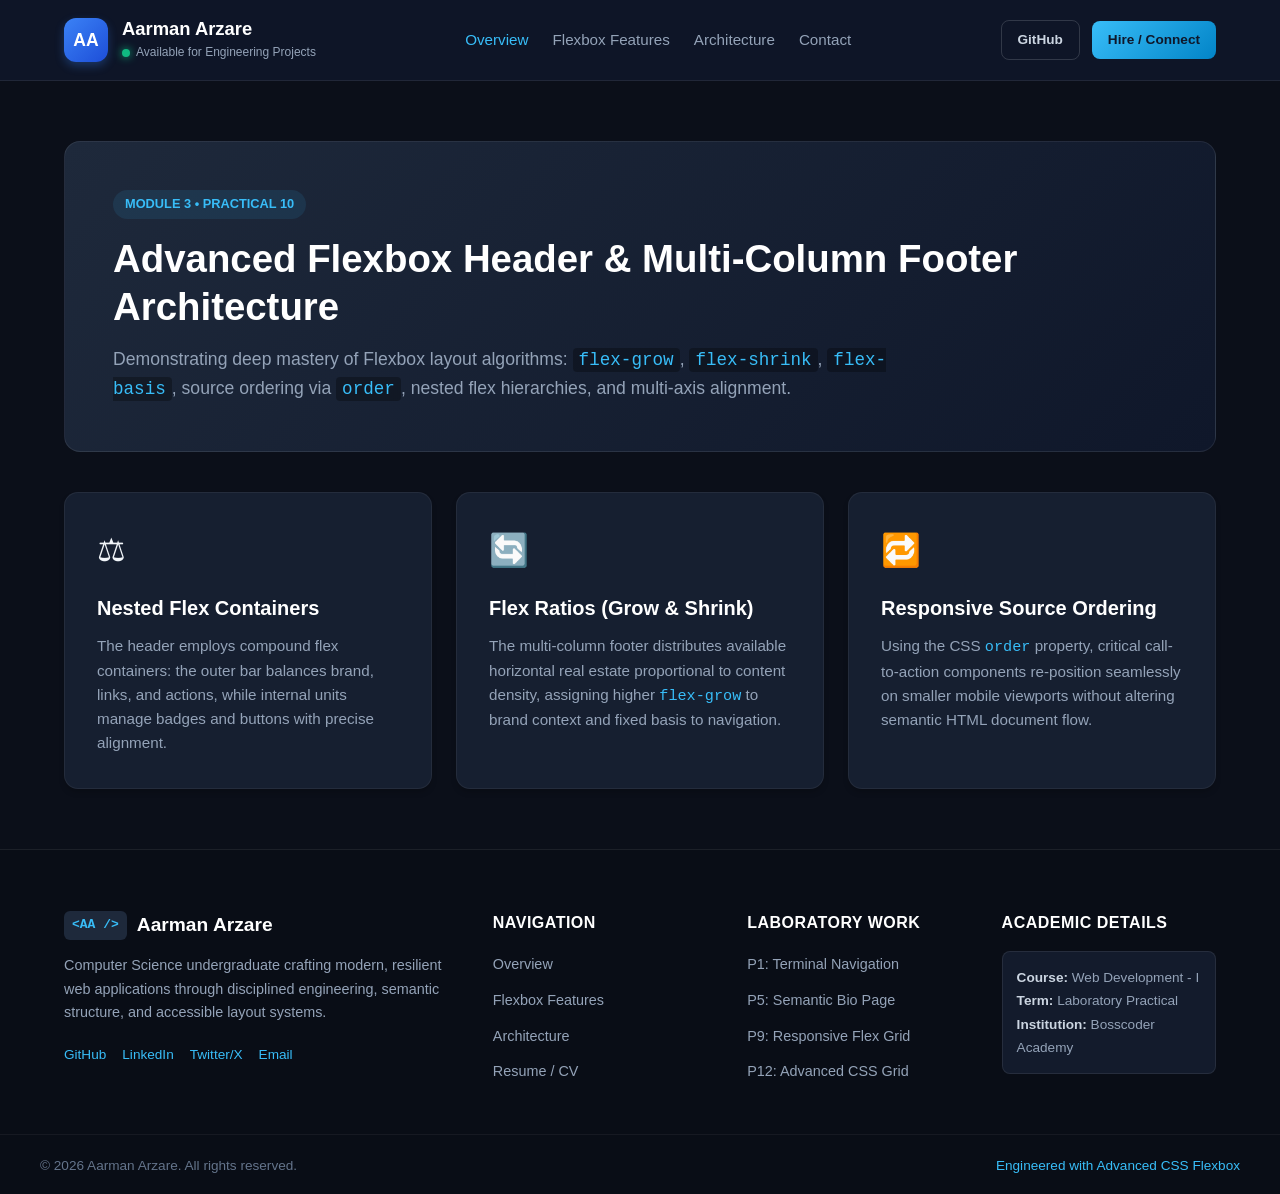
<file: project10/index.html>
<!DOCTYPE html>
<html lang="en">
<head>
    <meta charset="UTF-8">
    <meta name="viewport" content="width=device-width, initial-scale=1.0">
    <title>Practical 10: Advanced Flexbox Header & Footer Layout</title>
    <link rel="stylesheet" href="style.css">
</head>
<body>

    <!-- Advanced Flexbox Header -->
    <header class="adv-header">
        <div class="header-inner">
            <div class="header-brand">
                <div class="avatar-pill">AA</div>
                <div class="brand-text">
                    <h2>Aarman Arzare</h2>
                    <div class="status-indicator">
                        <span class="status-dot"></span>
                        <span class="status-text">Available for Engineering Projects</span>
                    </div>
                </div>
            </div>

            <nav class="header-nav" aria-label="Main Navigation">
                <a href="#overview" class="nav-item active">Overview</a>
                <a href="#flexbox-features" class="nav-item">Flexbox Features</a>
                <a href="#architecture" class="nav-item">Architecture</a>
                <a href="#contact" class="nav-item">Contact</a>
            </nav>

            <div class="header-actions">
                <a href="https://github.com/aarmanarzare" target="_blank" rel="noopener" class="btn-outline">GitHub</a>
                <a href="#contact" class="btn-solid">Hire / Connect</a>
            </div>
        </div>
    </header>

    <main class="page-body">
        <section class="content-hero" id="overview">
            <span class="kicker">Module 3 &bull; Practical 10</span>
            <h1>Advanced Flexbox Header & Multi-Column Footer Architecture</h1>
            <p>Demonstrating deep mastery of Flexbox layout algorithms: <code>flex-grow</code>, <code>flex-shrink</code>, <code>flex-basis</code>, source ordering via <code>order</code>, nested flex hierarchies, and multi-axis alignment.</p>
        </section>

        <section class="features-grid" id="flexbox-features">
            <article class="feature-card">
                <div class="feature-icon">&#9878;</div>
                <h3>Nested Flex Containers</h3>
                <p>The header employs compound flex containers: the outer bar balances brand, links, and actions, while internal units manage badges and buttons with precise alignment.</p>
            </article>

            <article class="feature-card">
                <div class="feature-icon">&#128260;</div>
                <h3>Flex Ratios (Grow & Shrink)</h3>
                <p>The multi-column footer distributes available horizontal real estate proportional to content density, assigning higher <code>flex-grow</code> to brand context and fixed basis to navigation.</p>
            </article>

            <article class="feature-card">
                <div class="feature-icon">&#128257;</div>
                <h3>Responsive Source Ordering</h3>
                <p>Using the CSS <code>order</code> property, critical call-to-action components re-position seamlessly on smaller mobile viewports without altering semantic HTML document flow.</p>
            </article>
        </section>
    </main>

    <footer class="adv-footer" id="contact">
        <div class="footer-inner">
            
            <div class="footer-col col-brand">
                <div class="footer-logo">
                    <span class="logo-box">&lt;AA /&gt;</span>
                    <h3>Aarman Arzare</h3>
                </div>
                <p class="brand-desc">Computer Science undergraduate crafting modern, resilient web applications through disciplined engineering, semantic structure, and accessible layout systems.</p>
                <div class="social-links">
                    <a href="https://github.com/aarmanarzare" target="_blank" rel="noopener">GitHub</a>
                    <a href="https://linkedin.com" target="_blank" rel="noopener">LinkedIn</a>
                    <a href="https://twitter.com" target="_blank" rel="noopener">Twitter/X</a>
                    <a href="mailto:aarmanarzare@example.com">Email</a>
                </div>
            </div>

            <div class="footer-col">
                <h4>Navigation</h4>
                <ul class="footer-nav">
                    <li><a href="#overview">Overview</a></li>
                    <li><a href="#flexbox-features">Flexbox Features</a></li>
                    <li><a href="#architecture">Architecture</a></li>
                    <li><a href="#">Resume / CV</a></li>
                </ul>
            </div>

            <div class="footer-col">
                <h4>Laboratory Work</h4>
                <ul class="footer-nav">
                    <li><a href="../project1/README.md">P1: Terminal Navigation</a></li>
                    <li><a href="../project5/index.html">P5: Semantic Bio Page</a></li>
                    <li><a href="../project9/index.html">P9: Responsive Flex Grid</a></li>
                    <li><a href="../project12/index.html">P12: Advanced CSS Grid</a></li>
                </ul>
            </div>

            <div class="footer-col">
                <h4>Academic Details</h4>
                <div class="academic-badge">
                    <strong>Course:</strong> Web Development - I<br>
                    <strong>Term:</strong> Laboratory Practical<br>
                    <strong>Institution:</strong> Bosscoder Academy
                </div>
            </div>

        </div>

        <div class="footer-bottom">
            <div class="bottom-inner">
                <p>&copy; 2026 Aarman Arzare. All rights reserved.</p>
                <p class="tech-credit">Engineered with Advanced CSS Flexbox</p>
            </div>
        </div>
    </footer>

</body>
</html>
</file>
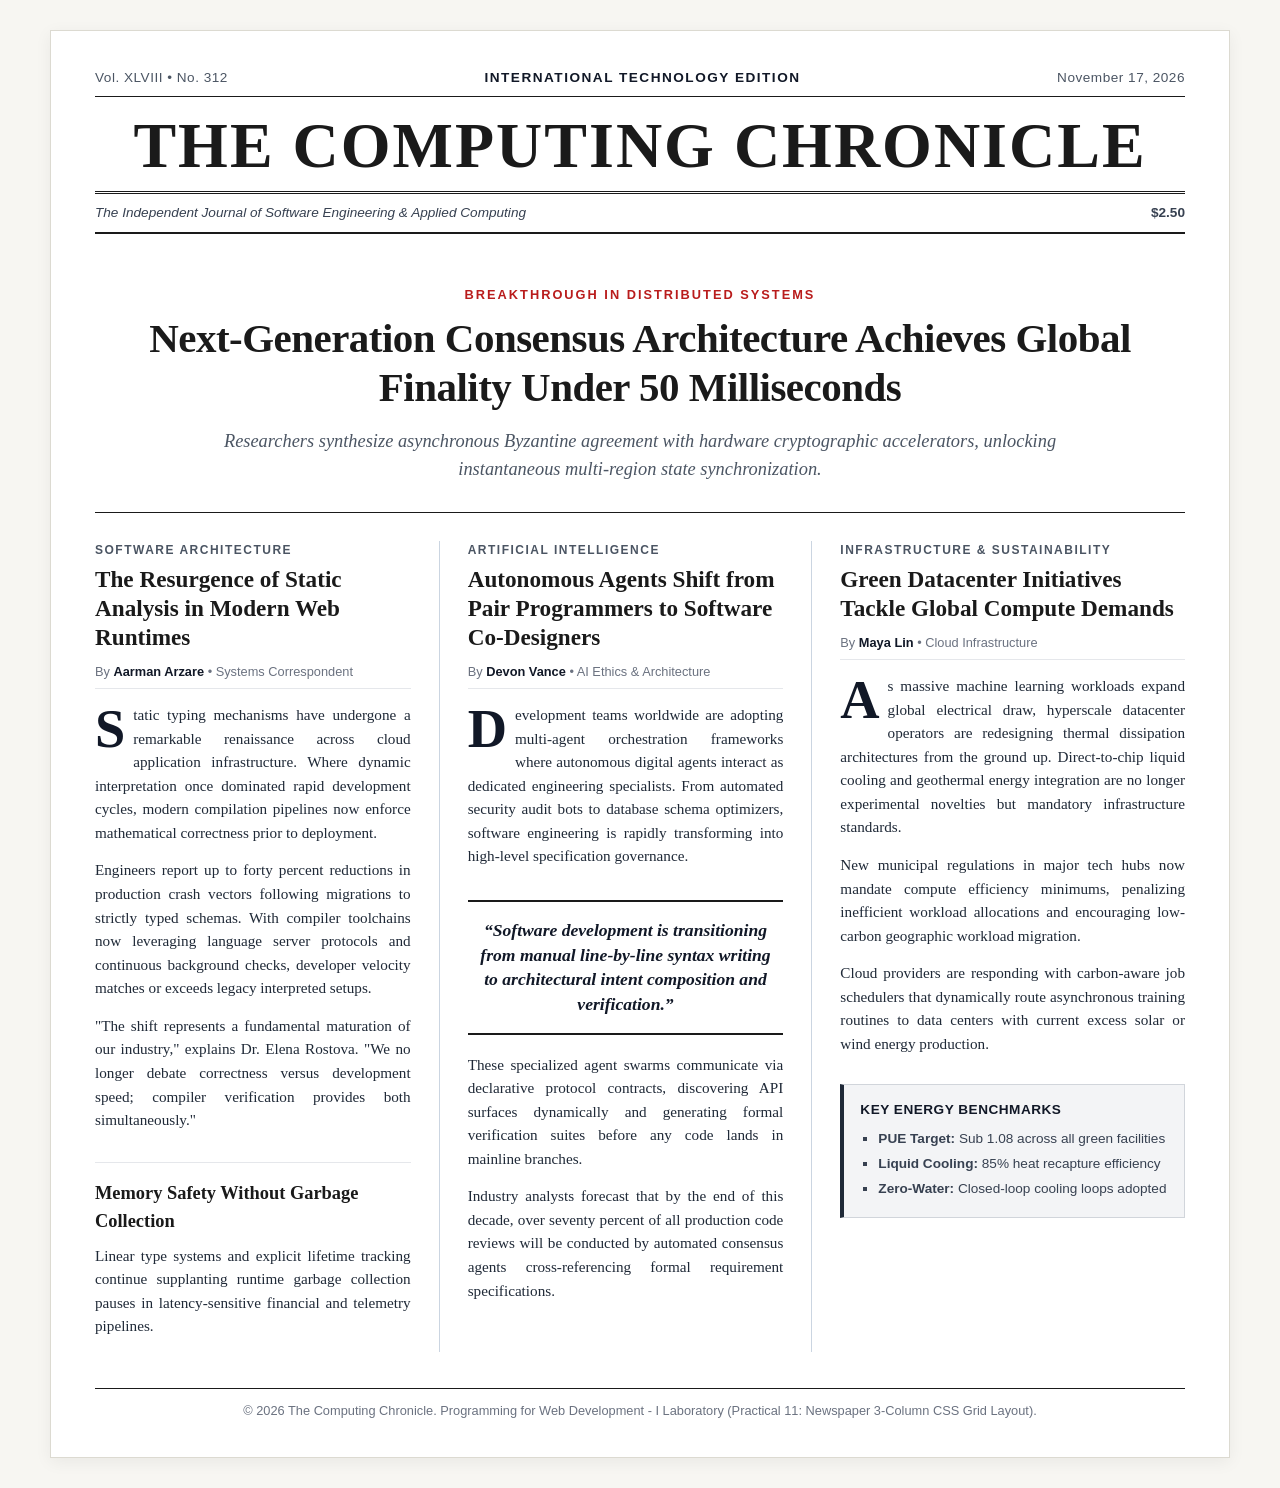
<file: project11/index.html>
<!DOCTYPE html>
<html lang="en">
<head>
    <meta charset="UTF-8">
    <meta name="viewport" content="width=device-width, initial-scale=1.0">
    <title>The Computing Chronicle - Practical 11 Newspaper Grid</title>
    <link rel="stylesheet" href="style.css">
</head>
<body>

    <div class="newspaper-page">

        <!-- Masthead Header -->
        <header class="masthead">
            <div class="masthead-top">
                <span>Vol. XLVIII &bull; No. 312</span>
                <span class="edition">INTERNATIONAL TECHNOLOGY EDITION</span>
                <span>November 17, 2026</span>
            </div>
            
            <h1 class="newspaper-title">THE COMPUTING CHRONICLE</h1>
            
            <div class="masthead-bottom">
                <span>The Independent Journal of Software Engineering & Applied Computing</span>
                <span class="price">&dollar;2.50</span>
            </div>
        </header>

        <!-- Lead Banner Headline -->
        <section class="lead-banner">
            <span class="headline-kicker">BREAKTHROUGH IN DISTRIBUTED SYSTEMS</span>
            <h2 class="main-headline">Next-Generation Consensus Architecture Achieves Global Finality Under 50 Milliseconds</h2>
            <p class="headline-sub">Researchers synthesize asynchronous Byzantine agreement with hardware cryptographic accelerators, unlocking instantaneous multi-region state synchronization.</p>
        </section>

        <!-- 3-Column Newspaper CSS Grid -->
        <main class="newspaper-grid">

            <!-- Column 1 -->
            <article class="news-column column-one">
                <span class="column-topic">Software Architecture</span>
                <h3 class="article-title">The Resurgence of Static Analysis in Modern Web Runtimes</h3>
                <div class="byline">By <span class="author">Aarman Arzare</span> &bull; Systems Correspondent</div>
                
                <p class="dropcap-p">Static typing mechanisms have undergone a remarkable renaissance across cloud application infrastructure. Where dynamic interpretation once dominated rapid development cycles, modern compilation pipelines now enforce mathematical correctness prior to deployment.</p>
                
                <p>Engineers report up to forty percent reductions in production crash vectors following migrations to strictly typed schemas. With compiler toolchains now leveraging language server protocols and continuous background checks, developer velocity matches or exceeds legacy interpreted setups.</p>
                
                <p>"The shift represents a fundamental maturation of our industry," explains Dr. Elena Rostova. "We no longer debate correctness versus development speed; compiler verification provides both simultaneously."</p>

                <div class="article-divider"></div>

                <h4 class="sub-article-title">Memory Safety Without Garbage Collection</h4>
                <p>Linear type systems and explicit lifetime tracking continue supplanting runtime garbage collection pauses in latency-sensitive financial and telemetry pipelines.</p>
            </article>

            <!-- Column 2 -->
            <article class="news-column column-two">
                <span class="column-topic">Artificial Intelligence</span>
                <h3 class="article-title">Autonomous Agents Shift from Pair Programmers to Software Co-Designers</h3>
                <div class="byline">By <span class="author">Devon Vance</span> &bull; AI Ethics & Architecture</div>

                <p class="dropcap-p">Development teams worldwide are adopting multi-agent orchestration frameworks where autonomous digital agents interact as dedicated engineering specialists. From automated security audit bots to database schema optimizers, software engineering is rapidly transforming into high-level specification governance.</p>

                <blockquote class="pull-quote">
                    &ldquo;Software development is transitioning from manual line-by-line syntax writing to architectural intent composition and verification.&rdquo;
                </blockquote>

                <p>These specialized agent swarms communicate via declarative protocol contracts, discovering API surfaces dynamically and generating formal verification suites before any code lands in mainline branches.</p>

                <p>Industry analysts forecast that by the end of this decade, over seventy percent of all production code reviews will be conducted by automated consensus agents cross-referencing formal requirement specifications.</p>
            </article>

            <!-- Column 3 -->
            <article class="news-column column-three">
                <span class="column-topic">Infrastructure & Sustainability</span>
                <h3 class="article-title">Green Datacenter Initiatives Tackle Global Compute Demands</h3>
                <div class="byline">By <span class="author">Maya Lin</span> &bull; Cloud Infrastructure</div>

                <p class="dropcap-p">As massive machine learning workloads expand global electrical draw, hyperscale datacenter operators are redesigning thermal dissipation architectures from the ground up. Direct-to-chip liquid cooling and geothermal energy integration are no longer experimental novelties but mandatory infrastructure standards.</p>

                <p>New municipal regulations in major tech hubs now mandate compute efficiency minimums, penalizing inefficient workload allocations and encouraging low-carbon geographic workload migration.</p>

                <p>Cloud providers are responding with carbon-aware job schedulers that dynamically route asynchronous training routines to data centers with current excess solar or wind energy production.</p>

                <div class="infobox">
                    <h5>Key Energy Benchmarks</h5>
                    <ul>
                        <li><strong>PUE Target:</strong> Sub 1.08 across all green facilities</li>
                        <li><strong>Liquid Cooling:</strong> 85% heat recapture efficiency</li>
                        <li><strong>Zero-Water:</strong> Closed-loop cooling loops adopted</li>
                    </ul>
                </div>
            </article>

        </main>

        <footer class="newspaper-footer">
            <div class="footer-rule"></div>
            <p>&copy; 2026 The Computing Chronicle. Programming for Web Development - I Laboratory (Practical 11: Newspaper 3-Column CSS Grid Layout).</p>
        </footer>

    </div>

</body>
</html>
</file>
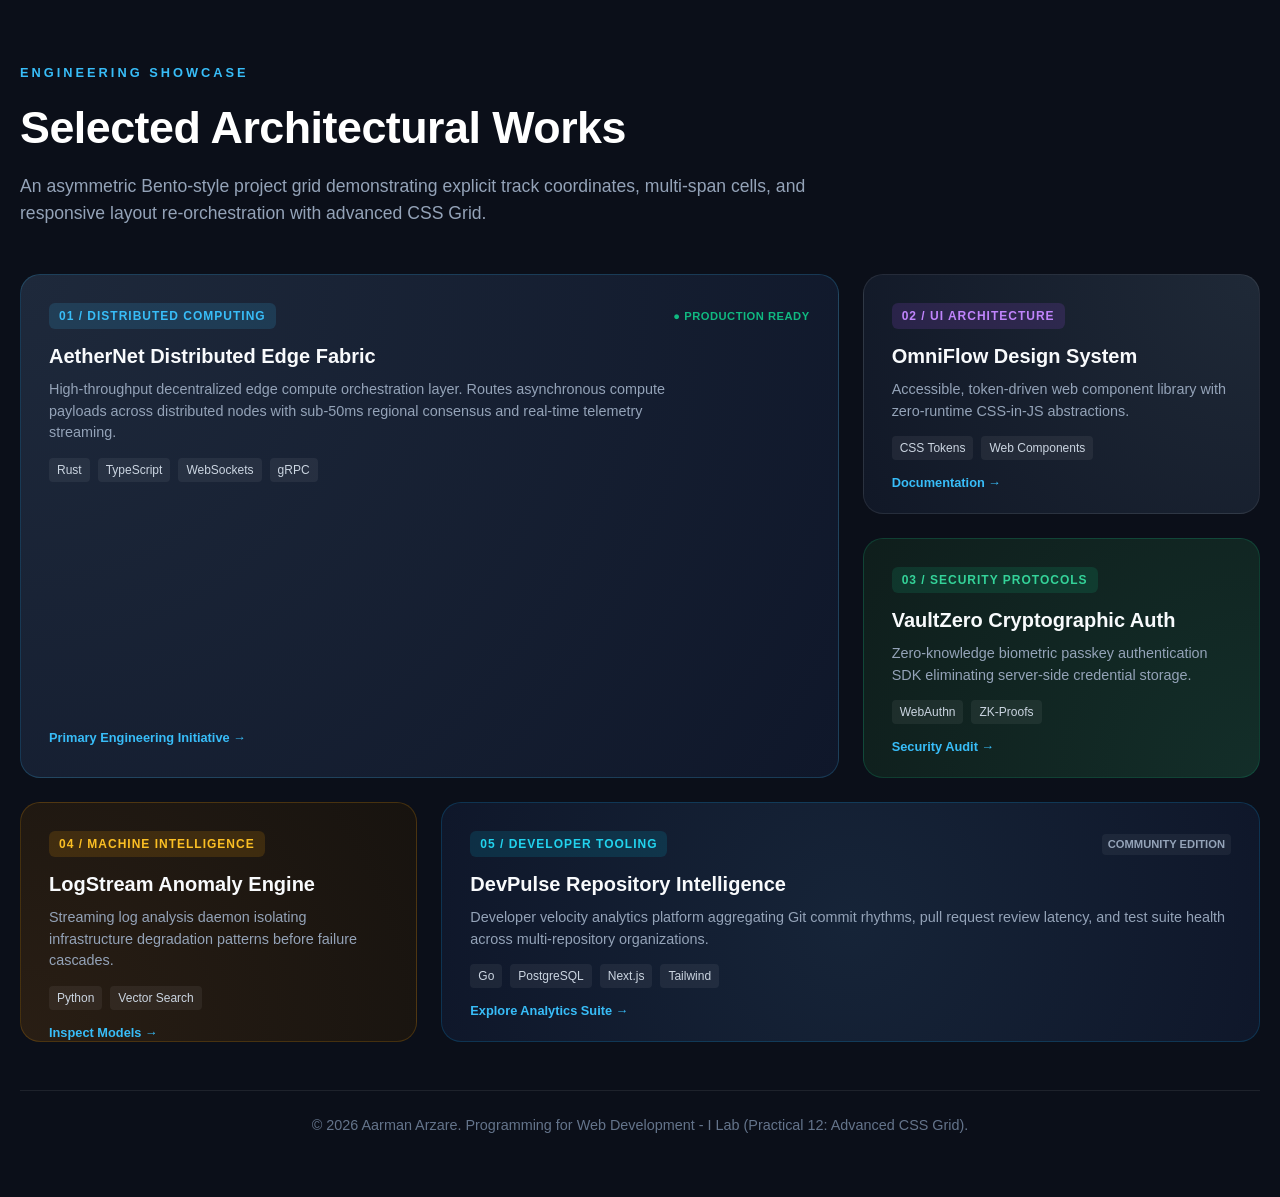
<file: project12/index.html>
<!DOCTYPE html>
<html lang="en">
<head>
    <meta charset="UTF-8">
    <meta name="viewport" content="width=device-width, initial-scale=1.0">
    <title>Practical 12: Advanced CSS Grid Bento Showcase</title>
    <link rel="stylesheet" href="style.css">
</head>
<body>

    <main class="portfolio-container">
        
        <header class="grid-header">
            <span class="sub-heading">ENGINEERING SHOWCASE</span>
            <h1>Selected Architectural Works</h1>
            <p class="description">An asymmetric Bento-style project grid demonstrating explicit track coordinates, multi-span cells, and responsive layout re-orchestration with advanced CSS Grid.</p>
        </header>

        <div class="bento-grid">

            <!-- Card 1: Featured Flagship (Spans 2 cols, 2 rows) -->
            <article class="bento-card card-featured">
                <div class="card-top">
                    <span class="project-tag tag-primary">01 / DISTRIBUTED COMPUTING</span>
                    <span class="status-live">&#9679; PRODUCTION READY</span>
                </div>
                <div class="card-content">
                    <h2>AetherNet Distributed Edge Fabric</h2>
                    <p>High-throughput decentralized edge compute orchestration layer. Routes asynchronous compute payloads across distributed nodes with sub-50ms regional consensus and real-time telemetry streaming.</p>
                    <ul class="tech-pills">
                        <li>Rust</li>
                        <li>TypeScript</li>
                        <li>WebSockets</li>
                        <li>gRPC</li>
                    </ul>
                </div>
                <div class="card-bottom">
                    <span class="card-indicator">Primary Engineering Initiative &rarr;</span>
                </div>
            </article>

            <!-- Card 2: Top Right (1 col, 1 row) -->
            <article class="bento-card card-design">
                <div class="card-top">
                    <span class="project-tag tag-accent">02 / UI ARCHITECTURE</span>
                </div>
                <div class="card-content">
                    <h2>OmniFlow Design System</h2>
                    <p>Accessible, token-driven web component library with zero-runtime CSS-in-JS abstractions.</p>
                    <ul class="tech-pills">
                        <li>CSS Tokens</li>
                        <li>Web Components</li>
                    </ul>
                </div>
                <div class="card-bottom">
                    <span class="card-indicator">Documentation &rarr;</span>
                </div>
            </article>

            <!-- Card 3: Middle Right (1 col, 1 row) -->
            <article class="bento-card card-security">
                <div class="card-top">
                    <span class="project-tag tag-emerald">03 / SECURITY PROTOCOLS</span>
                </div>
                <div class="card-content">
                    <h2>VaultZero Cryptographic Auth</h2>
                    <p>Zero-knowledge biometric passkey authentication SDK eliminating server-side credential storage.</p>
                    <ul class="tech-pills">
                        <li>WebAuthn</li>
                        <li>ZK-Proofs</li>
                    </ul>
                </div>
                <div class="card-bottom">
                    <span class="card-indicator">Security Audit &rarr;</span>
                </div>
            </article>

            <!-- Card 4: Bottom Left (1 col, 1 row) -->
            <article class="bento-card card-ai">
                <div class="card-top">
                    <span class="project-tag tag-amber">04 / MACHINE INTELLIGENCE</span>
                </div>
                <div class="card-content">
                    <h2>LogStream Anomaly Engine</h2>
                    <p>Streaming log analysis daemon isolating infrastructure degradation patterns before failure cascades.</p>
                    <ul class="tech-pills">
                        <li>Python</li>
                        <li>Vector Search</li>
                    </ul>
                </div>
                <div class="card-bottom">
                    <span class="card-indicator">Inspect Models &rarr;</span>
                </div>
            </article>

            <!-- Card 5: Bottom Wide (2 cols, 1 row) -->
            <article class="bento-card card-analytics">
                <div class="card-top">
                    <span class="project-tag tag-cyan">05 / DEVELOPER TOOLING</span>
                    <span class="status-beta">COMMUNITY EDITION</span>
                </div>
                <div class="card-content">
                    <h2>DevPulse Repository Intelligence</h2>
                    <p>Developer velocity analytics platform aggregating Git commit rhythms, pull request review latency, and test suite health across multi-repository organizations.</p>
                    <ul class="tech-pills">
                        <li>Go</li>
                        <li>PostgreSQL</li>
                        <li>Next.js</li>
                        <li>Tailwind</li>
                    </ul>
                </div>
                <div class="card-bottom">
                    <span class="card-indicator">Explore Analytics Suite &rarr;</span>
                </div>
            </article>

        </div>

        <footer class="grid-footer">
            <p>&copy; 2026 Aarman Arzare. Programming for Web Development - I Lab (Practical 12: Advanced CSS Grid).</p>
        </footer>

    </main>

</body>
</html>
</file>
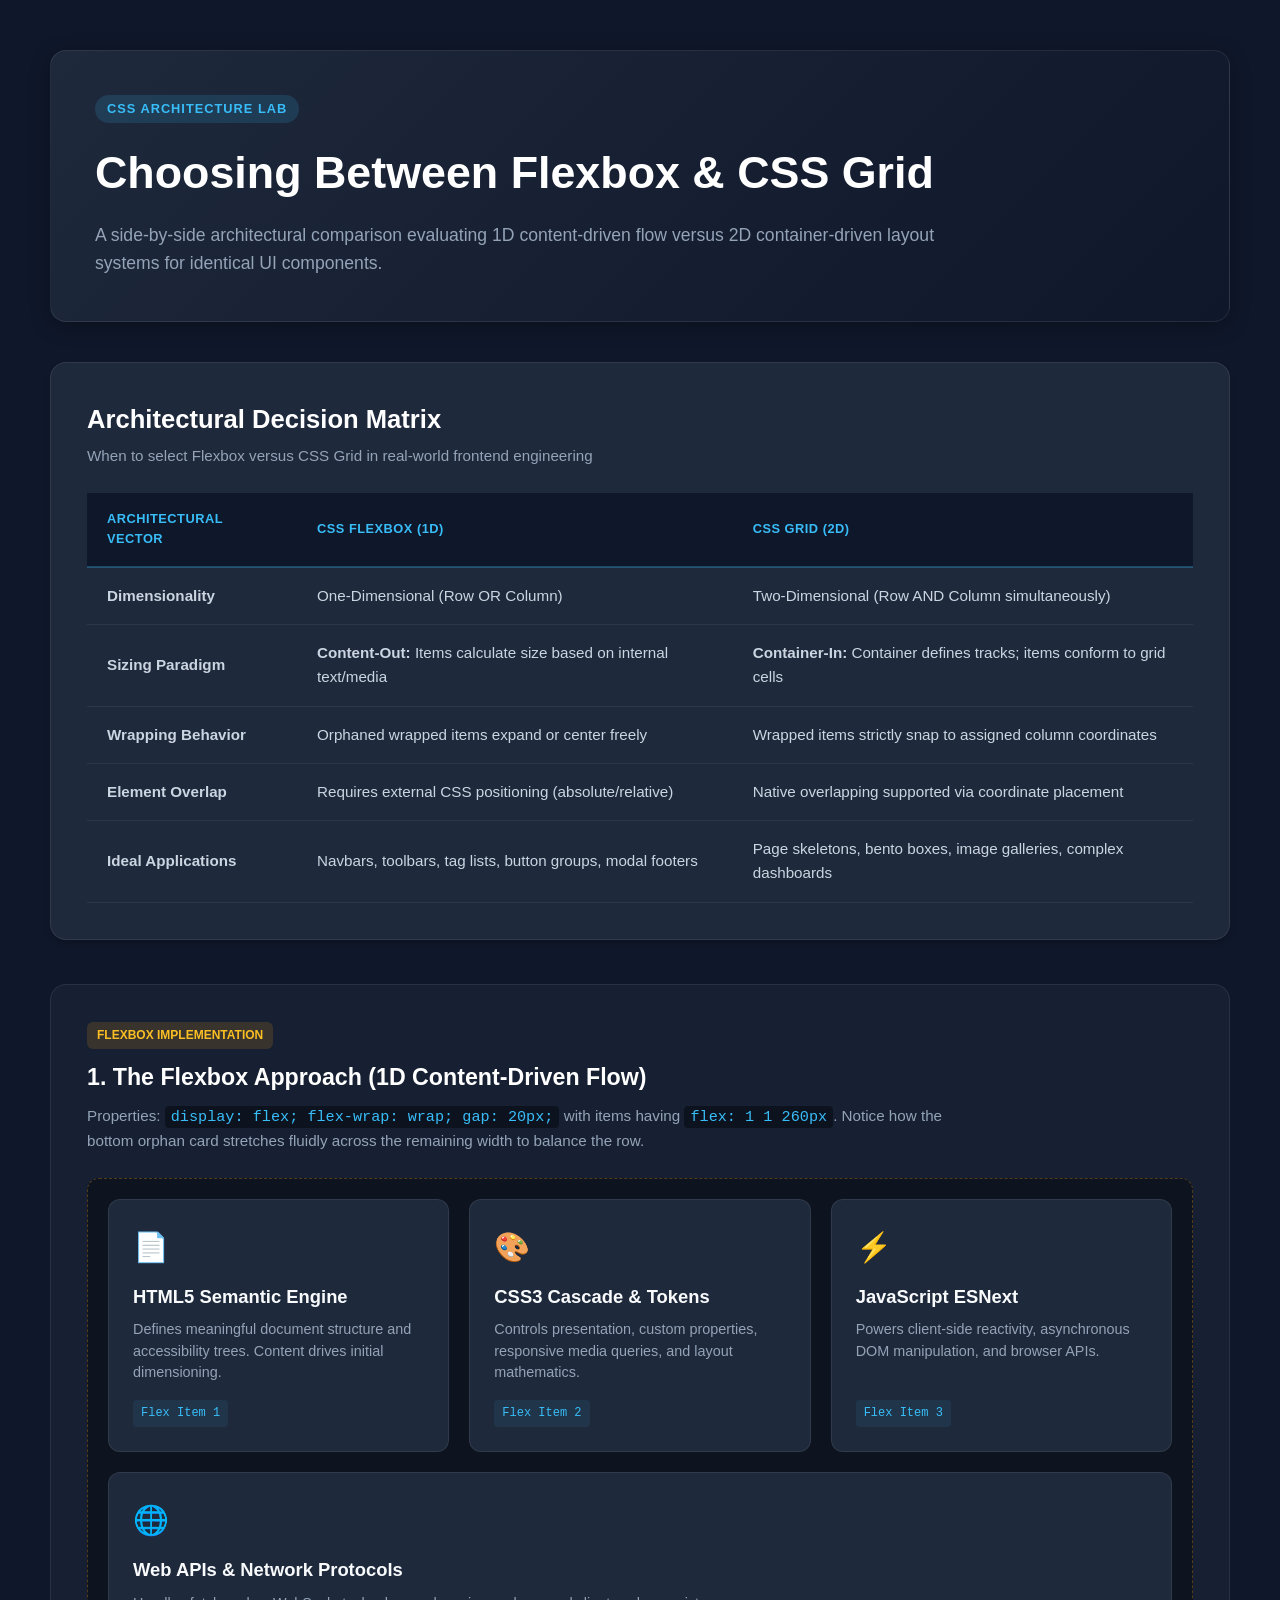
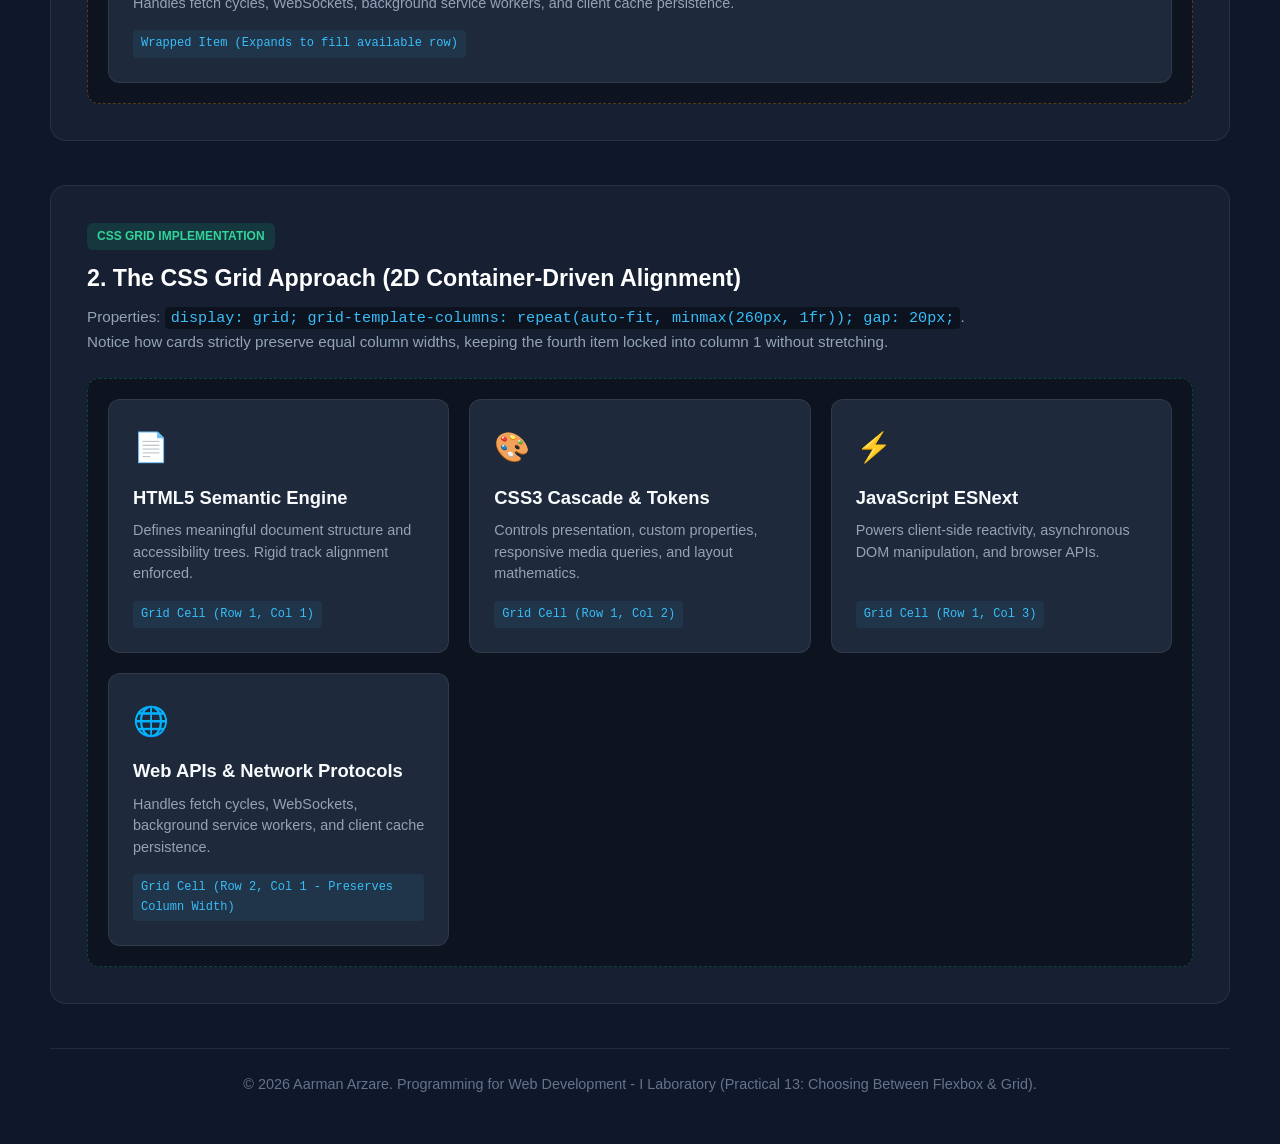
<file: project13/index.html>
<!DOCTYPE html>
<html lang="en">
<head>
    <meta charset="UTF-8">
    <meta name="viewport" content="width=device-width, initial-scale=1.0">
    <title>Practical 13: Choosing Between Flexbox & Grid for a Shared Layout</title>
    <link rel="stylesheet" href="style.css">
</head>
<body>

    <div class="page-container">

        <header class="page-header">
            <span class="header-badge">CSS Architecture Lab</span>
            <h1>Choosing Between Flexbox & CSS Grid</h1>
            <p class="subtitle">A side-by-side architectural comparison evaluating 1D content-driven flow versus 2D container-driven layout systems for identical UI components.</p>
        </header>

        <section class="matrix-section">
            <div class="section-title">
                <h2>Architectural Decision Matrix</h2>
                <p>When to select Flexbox versus CSS Grid in real-world frontend engineering</p>
            </div>

            <div class="table-wrapper">
                <table class="comparison-table">
                    <thead>
                        <tr>
                            <th>Architectural Vector</th>
                            <th>CSS Flexbox (1D)</th>
                            <th>CSS Grid (2D)</th>
                        </tr>
                    </thead>
                    <tbody>
                        <tr>
                            <td><strong>Dimensionality</strong></td>
                            <td>One-Dimensional (Row OR Column)</td>
                            <td>Two-Dimensional (Row AND Column simultaneously)</td>
                        </tr>
                        <tr>
                            <td><strong>Sizing Paradigm</strong></td>
                            <td><strong>Content-Out:</strong> Items calculate size based on internal text/media</td>
                            <td><strong>Container-In:</strong> Container defines tracks; items conform to grid cells</td>
                        </tr>
                        <tr>
                            <td><strong>Wrapping Behavior</strong></td>
                            <td>Orphaned wrapped items expand or center freely</td>
                            <td>Wrapped items strictly snap to assigned column coordinates</td>
                        </tr>
                        <tr>
                            <td><strong>Element Overlap</strong></td>
                            <td>Requires external CSS positioning (absolute/relative)</td>
                            <td>Native overlapping supported via coordinate placement</td>
                        </tr>
                        <tr>
                            <td><strong>Ideal Applications</strong></td>
                            <td>Navbars, toolbars, tag lists, button groups, modal footers</td>
                            <td>Page skeletons, bento boxes, image galleries, complex dashboards</td>
                        </tr>
                    </tbody>
                </table>
            </div>
        </section>

        <!-- Implementation 1: The Flexbox Approach -->
        <section class="demo-section">
            <div class="demo-header">
                <div class="demo-badge badge-flex">Flexbox Implementation</div>
                <h2>1. The Flexbox Approach (1D Content-Driven Flow)</h2>
                <p>Properties: <code>display: flex; flex-wrap: wrap; gap: 20px;</code> with items having <code>flex: 1 1 260px</code>. Notice how the bottom orphan card stretches fluidly across the remaining width to balance the row.</p>
            </div>

            <div class="flex-layout-container">
                <article class="shared-card">
                    <span class="card-icon">&#128196;</span>
                    <h3>HTML5 Semantic Engine</h3>
                    <p>Defines meaningful document structure and accessibility trees. Content drives initial dimensioning.</p>
                    <span class="layout-note">Flex Item 1</span>
                </article>

                <article class="shared-card">
                    <span class="card-icon">&#127912;</span>
                    <h3>CSS3 Cascade & Tokens</h3>
                    <p>Controls presentation, custom properties, responsive media queries, and layout mathematics.</p>
                    <span class="layout-note">Flex Item 2</span>
                </article>

                <article class="shared-card">
                    <span class="card-icon">&#9889;</span>
                    <h3>JavaScript ESNext</h3>
                    <p>Powers client-side reactivity, asynchronous DOM manipulation, and browser APIs.</p>
                    <span class="layout-note">Flex Item 3</span>
                </article>

                <article class="shared-card card-orphan">
                    <span class="card-icon">&#127760;</span>
                    <h3>Web APIs & Network Protocols</h3>
                    <p>Handles fetch cycles, WebSockets, background service workers, and client cache persistence.</p>
                    <span class="layout-note">Wrapped Item (Expands to fill available row)</span>
                </article>
            </div>
        </section>

        <!-- Implementation 2: The CSS Grid Approach -->
        <section class="demo-section">
            <div class="demo-header">
                <div class="demo-badge badge-grid">CSS Grid Implementation</div>
                <h2>2. The CSS Grid Approach (2D Container-Driven Alignment)</h2>
                <p>Properties: <code>display: grid; grid-template-columns: repeat(auto-fit, minmax(260px, 1fr)); gap: 20px;</code>. Notice how cards strictly preserve equal column widths, keeping the fourth item locked into column 1 without stretching.</p>
            </div>

            <div class="grid-layout-container">
                <article class="shared-card">
                    <span class="card-icon">&#128196;</span>
                    <h3>HTML5 Semantic Engine</h3>
                    <p>Defines meaningful document structure and accessibility trees. Rigid track alignment enforced.</p>
                    <span class="layout-note">Grid Cell (Row 1, Col 1)</span>
                </article>

                <article class="shared-card">
                    <span class="card-icon">&#127912;</span>
                    <h3>CSS3 Cascade & Tokens</h3>
                    <p>Controls presentation, custom properties, responsive media queries, and layout mathematics.</p>
                    <span class="layout-note">Grid Cell (Row 1, Col 2)</span>
                </article>

                <article class="shared-card">
                    <span class="card-icon">&#9889;</span>
                    <h3>JavaScript ESNext</h3>
                    <p>Powers client-side reactivity, asynchronous DOM manipulation, and browser APIs.</p>
                    <span class="layout-note">Grid Cell (Row 1, Col 3)</span>
                </article>

                <article class="shared-card">
                    <span class="card-icon">&#127760;</span>
                    <h3>Web APIs & Network Protocols</h3>
                    <p>Handles fetch cycles, WebSockets, background service workers, and client cache persistence.</p>
                    <span class="layout-note">Grid Cell (Row 2, Col 1 - Preserves Column Width)</span>
                </article>
            </div>
        </section>

        <footer class="page-footer">
            <p>&copy; 2026 Aarman Arzare. Programming for Web Development - I Laboratory (Practical 13: Choosing Between Flexbox & Grid).</p>
        </footer>

    </div>

</body>
</html>
</file>
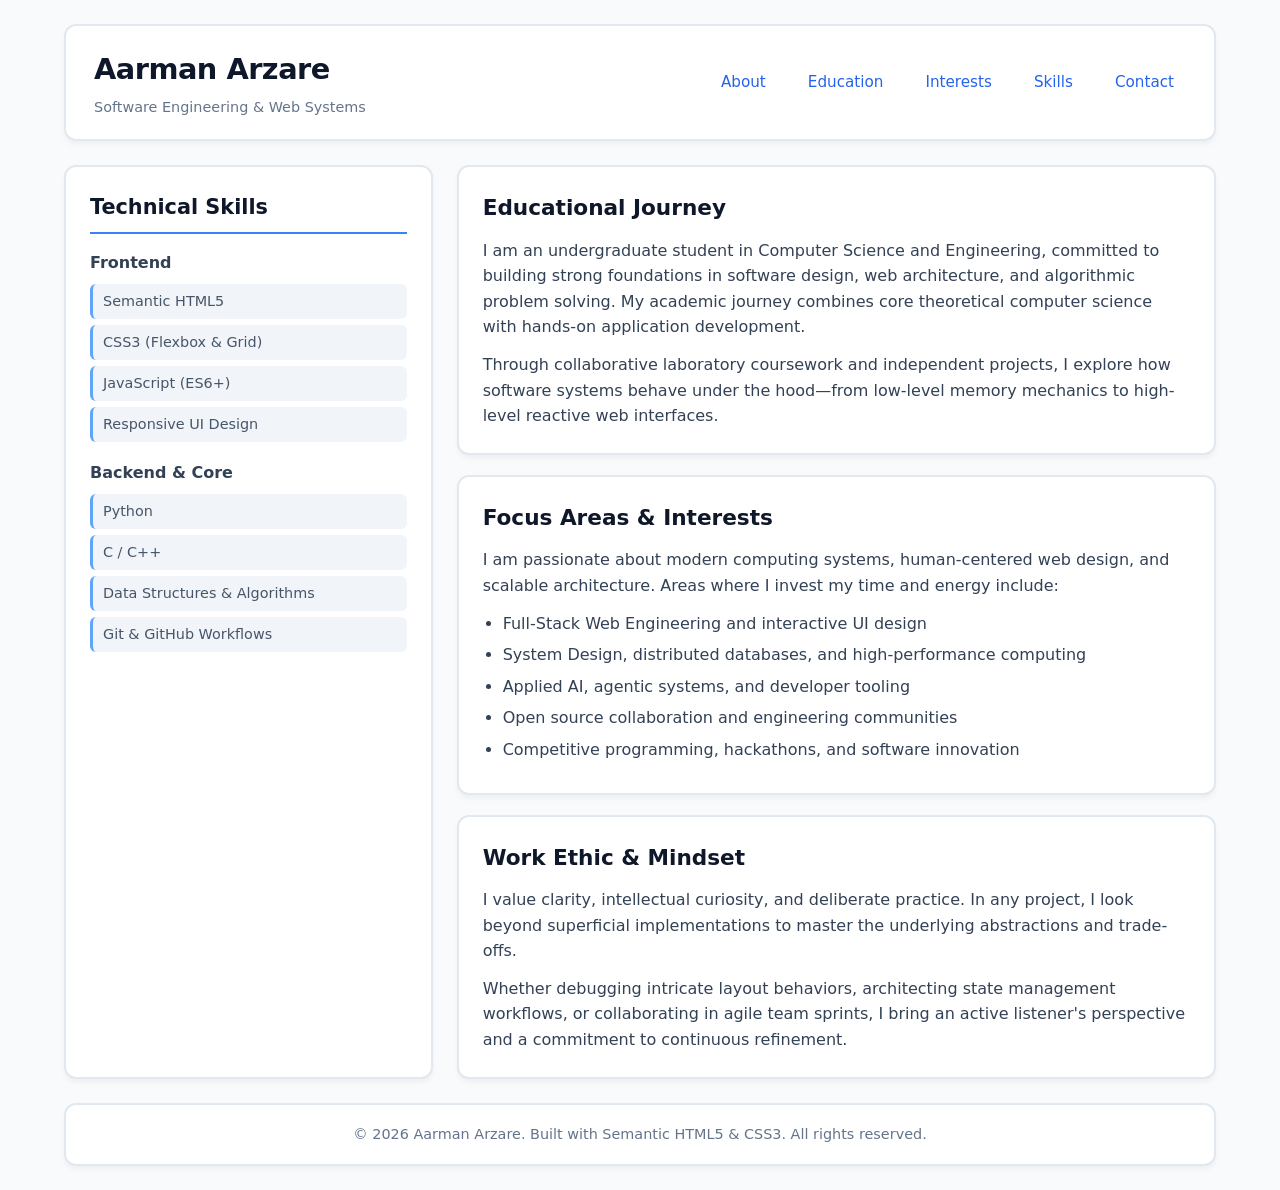
<file: project5/index.html>
<!DOCTYPE html>
<html lang="en">
<head>
    <meta charset="UTF-8">
    <meta name="viewport" content="width=device-width, initial-scale=1.0">
    <title>Semantic Bio Page - Aarman Arzare</title>
    <link rel="stylesheet" href="style.css">
</head>
<body>
    <header class="site-header">
        <div class="brand">
            <h1>Aarman Arzare</h1>
            <p class="tagline">Software Engineering & Web Systems</p>
        </div>
        <nav class="navbar" aria-label="Main Navigation">
            <a href="#about">About</a>
            <a href="#education">Education</a>
            <a href="#interests">Interests</a>
            <a href="#skills">Skills</a>
            <a href="#contact">Contact</a>
        </nav>
    </header>

    <main class="main-content">
        <aside class="sidebar" id="skills">
            <h2>Technical Skills</h2>
            <div class="skill-category">
                <h3>Frontend</h3>
                <ul>
                    <li>Semantic HTML5</li>
                    <li>CSS3 (Flexbox & Grid)</li>
                    <li>JavaScript (ES6+)</li>
                    <li>Responsive UI Design</li>
                </ul>
            </div>
            <div class="skill-category">
                <h3>Backend & Core</h3>
                <ul>
                    <li>Python</li>
                    <li>C / C++</li>
                    <li>Data Structures & Algorithms</li>
                    <li>Git & GitHub Workflows</li>
                </ul>
            </div>
        </aside>

        <section class="bio-section" id="about">
            <article class="bio-card" id="education">
                <h2>Educational Journey</h2>
                <p>I am an undergraduate student in Computer Science and Engineering, committed to building strong foundations in software design, web architecture, and algorithmic problem solving. My academic journey combines core theoretical computer science with hands-on application development.</p>
                <p>Through collaborative laboratory coursework and independent projects, I explore how software systems behave under the hood—from low-level memory mechanics to high-level reactive web interfaces.</p>
            </article>

            <article class="bio-card" id="interests">
                <h2>Focus Areas & Interests</h2>
                <p>I am passionate about modern computing systems, human-centered web design, and scalable architecture. Areas where I invest my time and energy include:</p>
                <ul>
                    <li>Full-Stack Web Engineering and interactive UI design</li>
                    <li>System Design, distributed databases, and high-performance computing</li>
                    <li>Applied AI, agentic systems, and developer tooling</li>
                    <li>Open source collaboration and engineering communities</li>
                    <li>Competitive programming, hackathons, and software innovation</li>
                </ul>
            </article>

            <article class="bio-card">
                <h2>Work Ethic & Mindset</h2>
                <p>I value clarity, intellectual curiosity, and deliberate practice. In any project, I look beyond superficial implementations to master the underlying abstractions and trade-offs.</p>
                <p>Whether debugging intricate layout behaviors, architecting state management workflows, or collaborating in agile team sprints, I bring an active listener's perspective and a commitment to continuous refinement.</p>
            </article>
        </section>
    </main>

    <footer class="site-footer" id="contact">
        <p>&copy; 2026 Aarman Arzare. Built with Semantic HTML5 & CSS3. All rights reserved.</p>
    </footer>
</body>
</html>
</file>
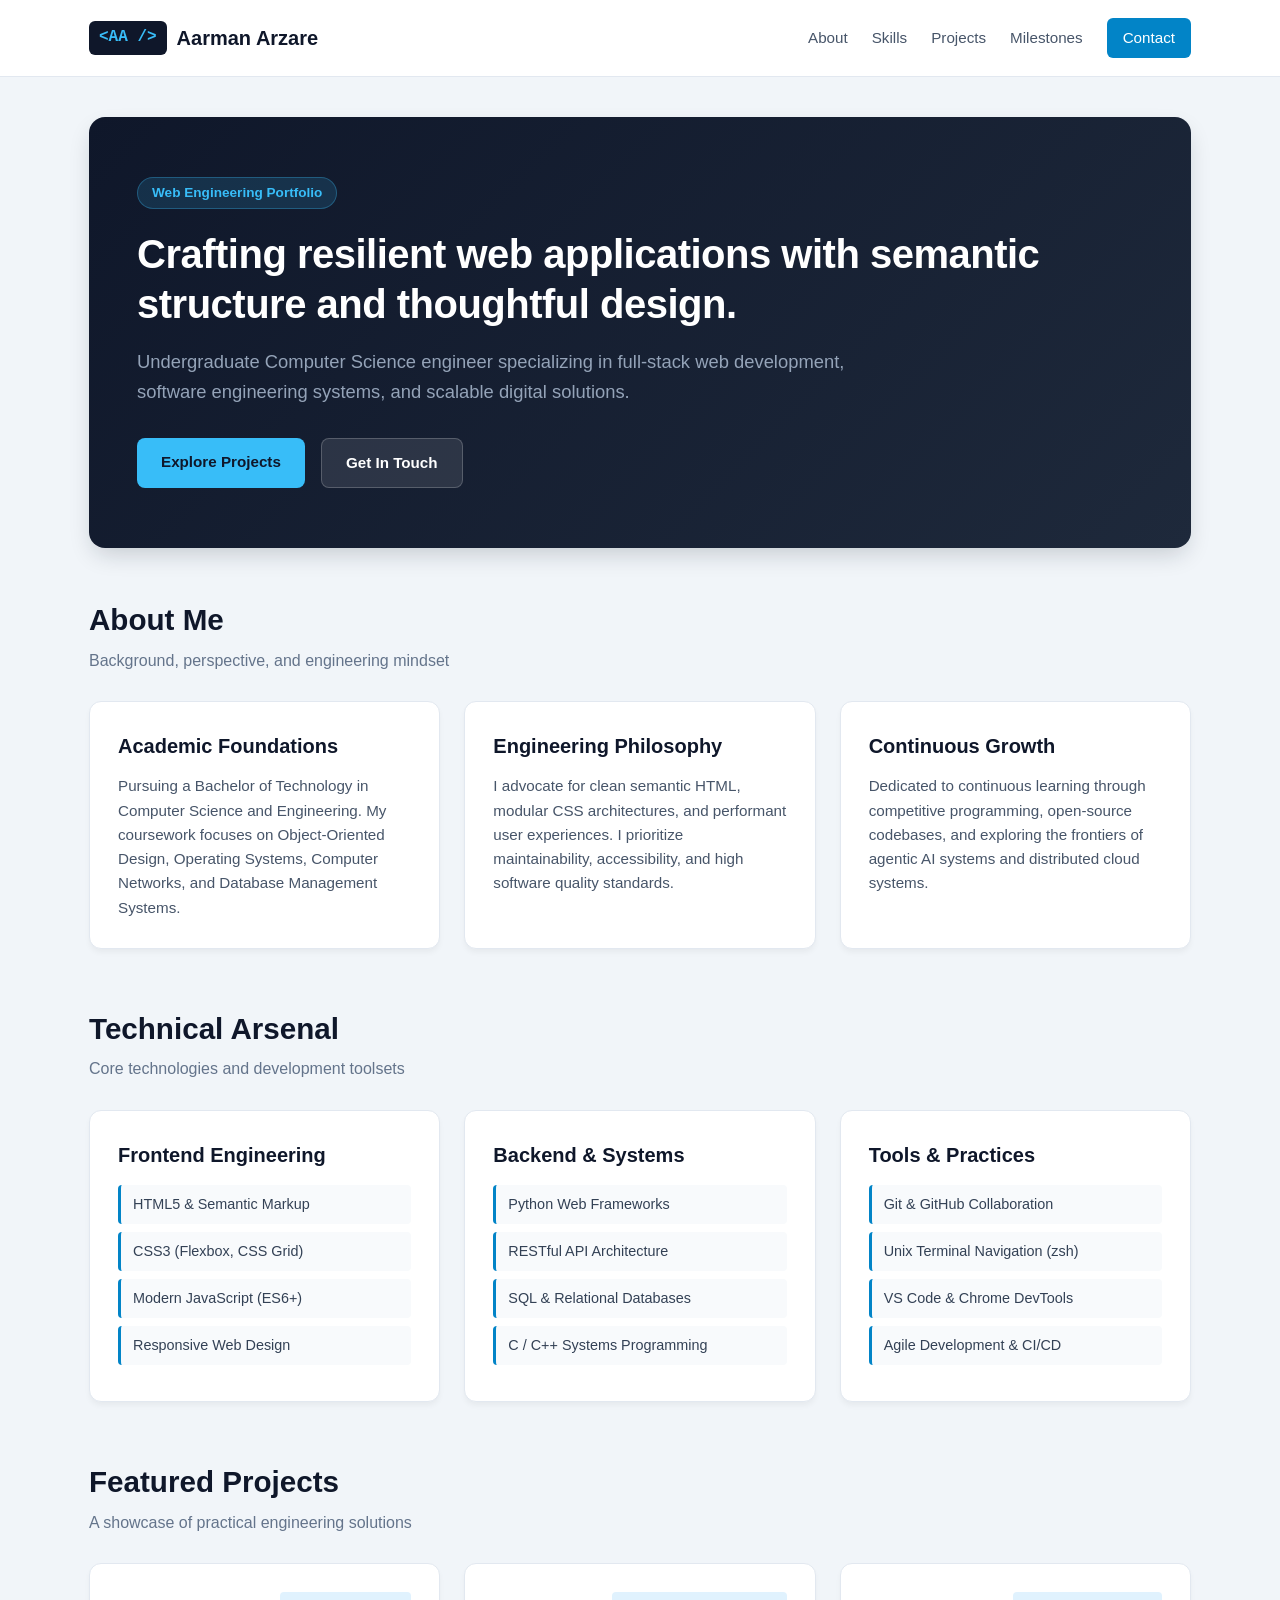
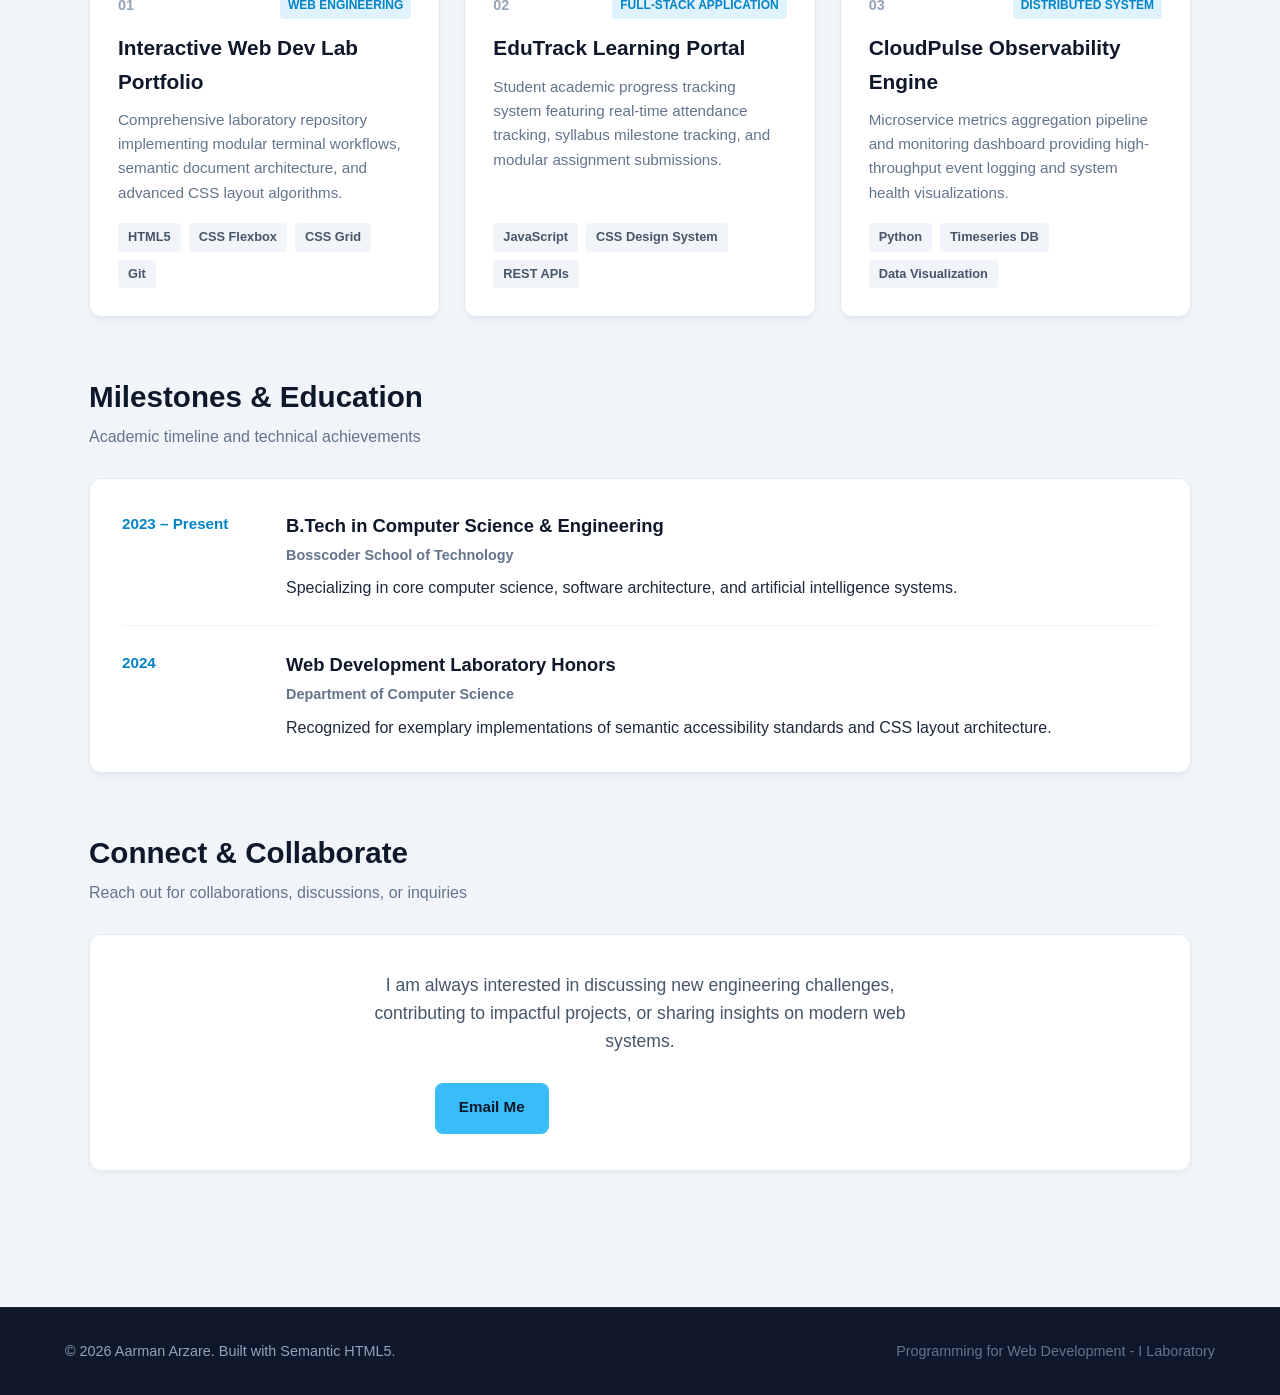
<file: project6/index.html>
<!DOCTYPE html>
<html lang="en">
<head>
    <meta charset="UTF-8">
    <meta name="viewport" content="width=device-width, initial-scale=1.0">
    <title>Aarman Arzare - Full Portfolio Structure</title>
    <link rel="stylesheet" href="style.css">
</head>
<body>
    <!-- Main Semantic Header -->
    <header class="portfolio-header">
        <div class="header-container">
            <div class="logo">
                <span class="logo-mark">&lt;AA /&gt;</span>
                <span class="logo-text">Aarman Arzare</span>
            </div>
            <nav class="main-nav" aria-label="Portfolio Sections">
                <a href="#about">About</a>
                <a href="#skills">Skills</a>
                <a href="#projects">Projects</a>
                <a href="#experience">Milestones</a>
                <a href="#contact" class="btn-nav">Contact</a>
            </nav>
        </div>
    </header>

    <!-- Main Content Container -->
    <main class="portfolio-main">

        <!-- Hero Intro Section -->
        <section class="hero-section" id="hero">
            <div class="hero-content">
                <span class="hero-badge">Web Engineering Portfolio</span>
                <h1>Crafting resilient web applications with semantic structure and thoughtful design.</h1>
                <p class="hero-lead">Undergraduate Computer Science engineer specializing in full-stack web development, software engineering systems, and scalable digital solutions.</p>
                <div class="hero-actions">
                    <a href="#projects" class="btn btn-primary">Explore Projects</a>
                    <a href="#contact" class="btn btn-secondary">Get In Touch</a>
                </div>
            </div>
        </section>

        <!-- About Me Section -->
        <section class="portfolio-section" id="about">
            <div class="section-title">
                <h2>About Me</h2>
                <p class="section-subtitle">Background, perspective, and engineering mindset</p>
            </div>
            <div class="about-grid">
                <article class="about-card">
                    <h3>Academic Foundations</h3>
                    <p>Pursuing a Bachelor of Technology in Computer Science and Engineering. My coursework focuses on Object-Oriented Design, Operating Systems, Computer Networks, and Database Management Systems.</p>
                </article>
                <article class="about-card">
                    <h3>Engineering Philosophy</h3>
                    <p>I advocate for clean semantic HTML, modular CSS architectures, and performant user experiences. I prioritize maintainability, accessibility, and high software quality standards.</p>
                </article>
                <article class="about-card">
                    <h3>Continuous Growth</h3>
                    <p>Dedicated to continuous learning through competitive programming, open-source codebases, and exploring the frontiers of agentic AI systems and distributed cloud systems.</p>
                </article>
            </div>
        </section>

        <!-- Technical Skills Section -->
        <section class="portfolio-section" id="skills">
            <div class="section-title">
                <h2>Technical Arsenal</h2>
                <p class="section-subtitle">Core technologies and development toolsets</p>
            </div>
            <div class="skills-grid">
                <article class="skill-panel">
                    <h3>Frontend Engineering</h3>
                    <ul>
                        <li>HTML5 & Semantic Markup</li>
                        <li>CSS3 (Flexbox, CSS Grid)</li>
                        <li>Modern JavaScript (ES6+)</li>
                        <li>Responsive Web Design</li>
                    </ul>
                </article>
                <article class="skill-panel">
                    <h3>Backend & Systems</h3>
                    <ul>
                        <li>Python Web Frameworks</li>
                        <li>RESTful API Architecture</li>
                        <li>SQL & Relational Databases</li>
                        <li>C / C++ Systems Programming</li>
                    </ul>
                </article>
                <article class="skill-panel">
                    <h3>Tools & Practices</h3>
                    <ul>
                        <li>Git & GitHub Collaboration</li>
                        <li>Unix Terminal Navigation (zsh)</li>
                        <li>VS Code & Chrome DevTools</li>
                        <li>Agile Development & CI/CD</li>
                    </ul>
                </article>
            </div>
        </section>

        <!-- Featured Projects Section -->
        <section class="portfolio-section" id="projects">
            <div class="section-title">
                <h2>Featured Projects</h2>
                <p class="section-subtitle">A showcase of practical engineering solutions</p>
            </div>
            <div class="projects-grid">
                <article class="project-entry">
                    <div class="project-header">
                        <span class="project-number">01</span>
                        <span class="project-type">Web Engineering</span>
                    </div>
                    <h3>Interactive Web Dev Lab Portfolio</h3>
                    <p>Comprehensive laboratory repository implementing modular terminal workflows, semantic document architecture, and advanced CSS layout algorithms.</p>
                    <ul class="tech-tags">
                        <li>HTML5</li>
                        <li>CSS Flexbox</li>
                        <li>CSS Grid</li>
                        <li>Git</li>
                    </ul>
                </article>

                <article class="project-entry">
                    <div class="project-header">
                        <span class="project-number">02</span>
                        <span class="project-type">Full-Stack Application</span>
                    </div>
                    <h3>EduTrack Learning Portal</h3>
                    <p>Student academic progress tracking system featuring real-time attendance tracking, syllabus milestone tracking, and modular assignment submissions.</p>
                    <ul class="tech-tags">
                        <li>JavaScript</li>
                        <li>CSS Design System</li>
                        <li>REST APIs</li>
                    </ul>
                </article>

                <article class="project-entry">
                    <div class="project-header">
                        <span class="project-number">03</span>
                        <span class="project-type">Distributed System</span>
                    </div>
                    <h3>CloudPulse Observability Engine</h3>
                    <p>Microservice metrics aggregation pipeline and monitoring dashboard providing high-throughput event logging and system health visualizations.</p>
                    <ul class="tech-tags">
                        <li>Python</li>
                        <li>Timeseries DB</li>
                        <li>Data Visualization</li>
                    </ul>
                </article>
            </div>
        </section>

        <!-- Milestones & Education Section -->
        <section class="portfolio-section" id="experience">
            <div class="section-title">
                <h2>Milestones & Education</h2>
                <p class="section-subtitle">Academic timeline and technical achievements</p>
            </div>
            <div class="timeline">
                <article class="timeline-item">
                    <div class="timeline-date">
                        <time datetime="2023-08">2023 &ndash; Present</time>
                    </div>
                    <div class="timeline-content">
                        <h3>B.Tech in Computer Science & Engineering</h3>
                        <p class="institution">Bosscoder School of Technology</p>
                        <p>Specializing in core computer science, software architecture, and artificial intelligence systems.</p>
                    </div>
                </article>
                <article class="timeline-item">
                    <div class="timeline-date">
                        <time datetime="2024-05">2024</time>
                    </div>
                    <div class="timeline-content">
                        <h3>Web Development Laboratory Honors</h3>
                        <p class="institution">Department of Computer Science</p>
                        <p>Recognized for exemplary implementations of semantic accessibility standards and CSS layout architecture.</p>
                    </div>
                </article>
            </div>
        </section>

        <!-- Contact Section -->
        <section class="portfolio-section contact-section" id="contact">
            <div class="section-title">
                <h2>Connect & Collaborate</h2>
                <p class="section-subtitle">Reach out for collaborations, discussions, or inquiries</p>
            </div>
            <article class="contact-card">
                <p>I am always interested in discussing new engineering challenges, contributing to impactful projects, or sharing insights on modern web systems.</p>
                <div class="contact-links">
                    <a href="mailto:aarmanarzare@example.com" class="btn btn-primary">Email Me</a>
                    <a href="https://github.com/aarmanarzare" target="_blank" rel="noopener noreferrer" class="btn btn-secondary">GitHub Profile</a>
                    <a href="https://linkedin.com" target="_blank" rel="noopener noreferrer" class="btn btn-secondary">LinkedIn</a>
                </div>
            </article>
        </section>

    </main>

    <!-- Semantic Footer -->
    <footer class="portfolio-footer">
        <div class="footer-container">
            <p>&copy; 2026 Aarman Arzare. Built with Semantic HTML5.</p>
            <p class="footer-meta">Programming for Web Development - I Laboratory</p>
        </div>
    </footer>
</body>
</html>
</file>
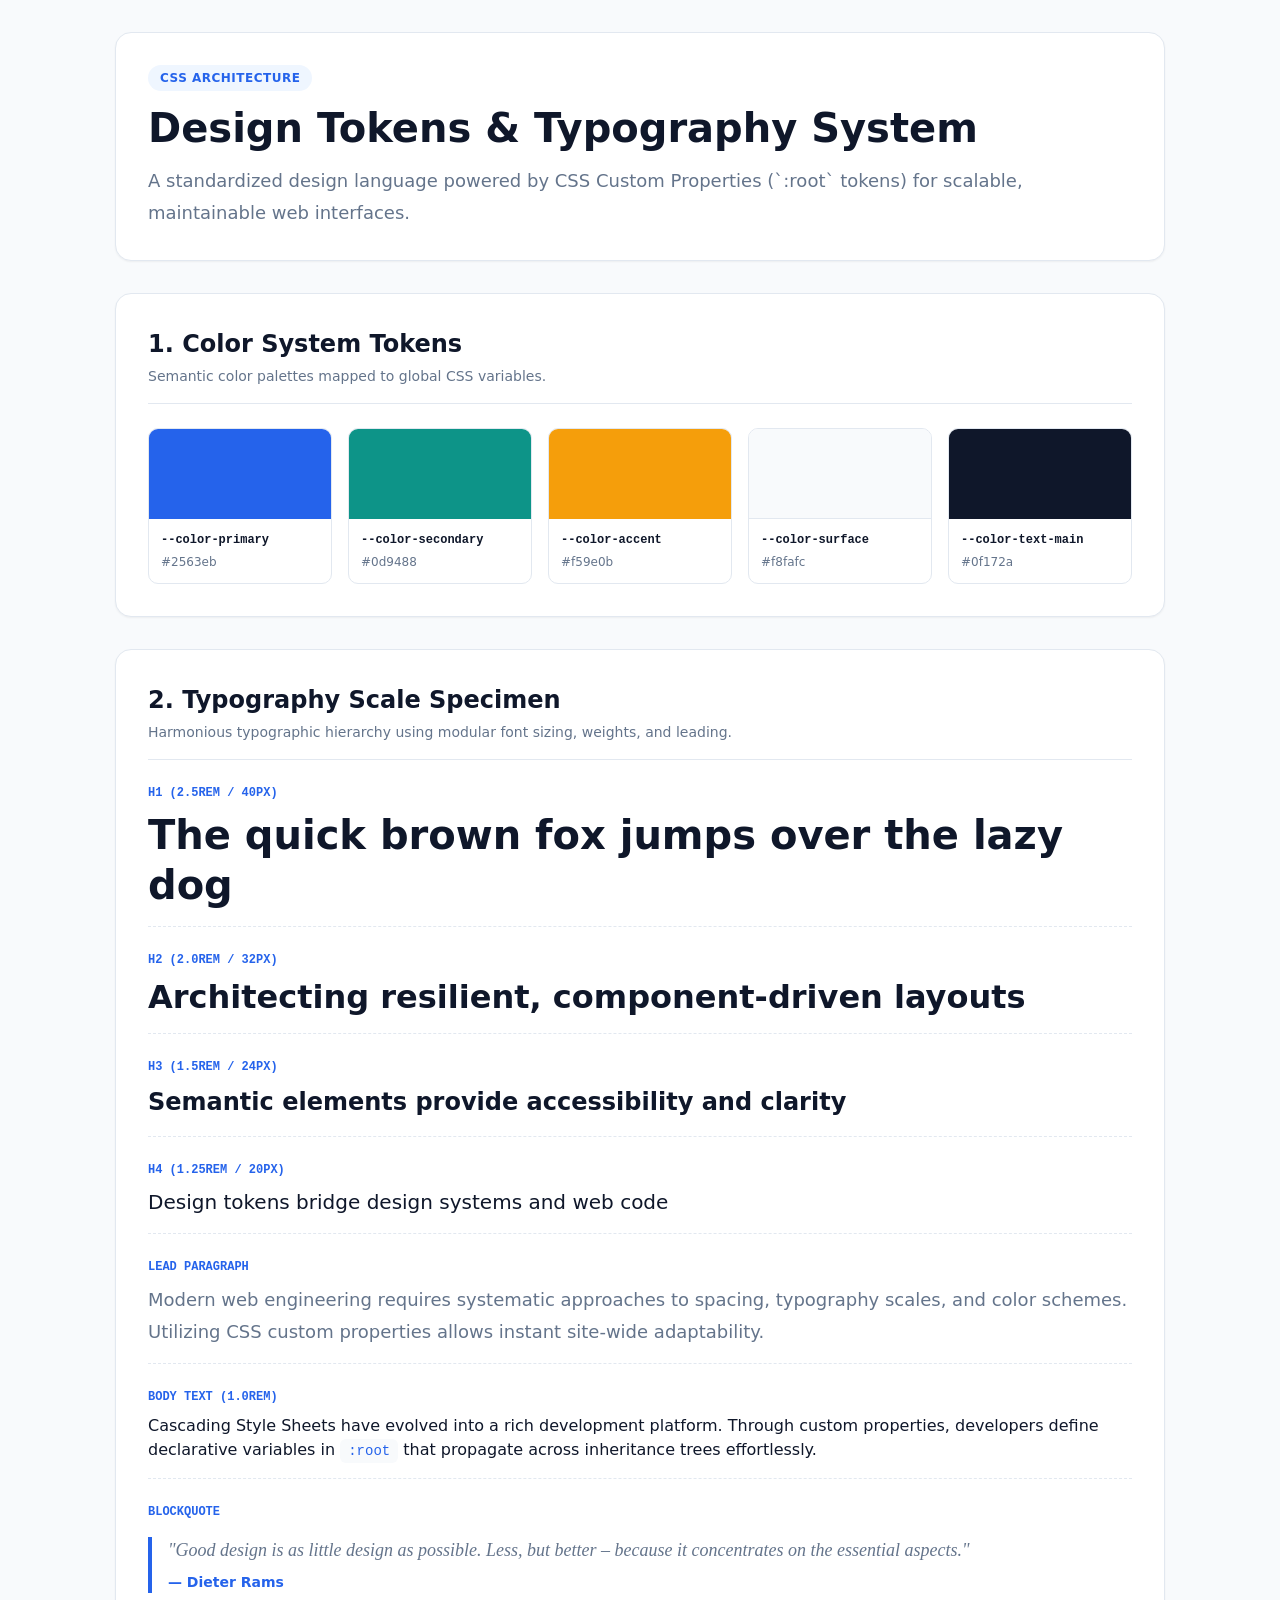
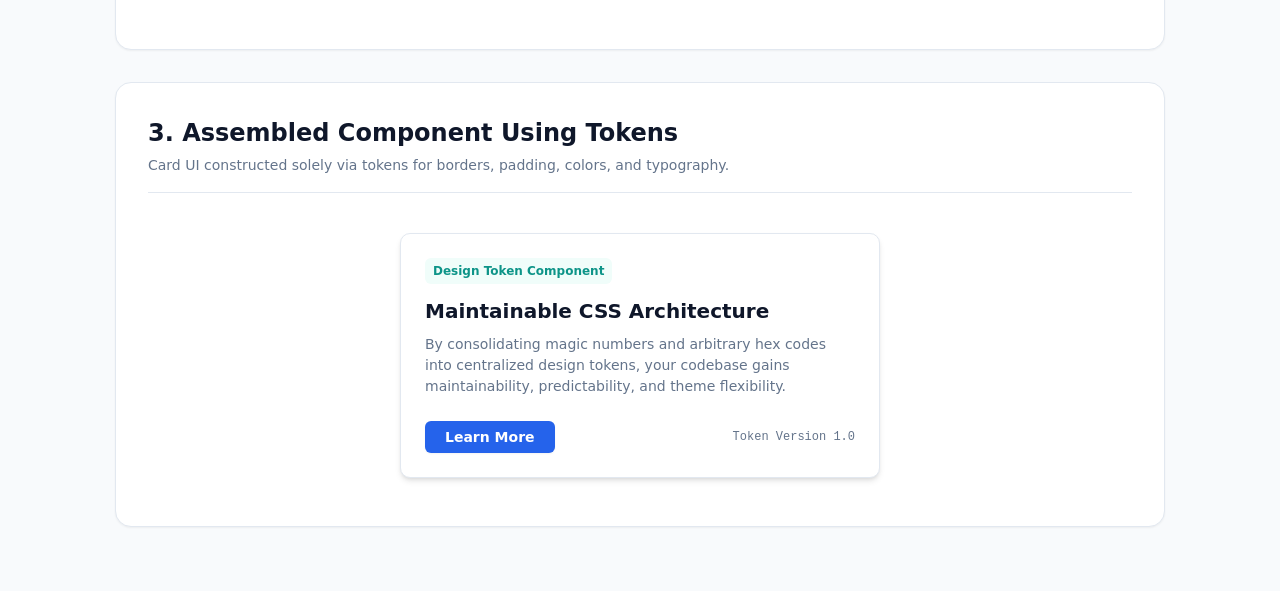
<file: project7/index.html>
<!DOCTYPE html>
<html lang="en">
<head>
    <meta charset="UTF-8">
    <meta name="viewport" content="width=device-width, initial-scale=1.0">
    <title>Practical 7: Design Tokens & Typography System</title>
    <link rel="stylesheet" href="style.css">
</head>
<body>
    <div class="system-container">
        
        <header class="system-header">
            <span class="badge">CSS Architecture</span>
            <h1>Design Tokens & Typography System</h1>
            <p class="lead">A standardized design language powered by CSS Custom Properties (`:root` tokens) for scalable, maintainable web interfaces.</p>
        </header>

        <!-- Color Token Swatches -->
        <section class="token-section">
            <div class="section-heading">
                <h2>1. Color System Tokens</h2>
                <p>Semantic color palettes mapped to global CSS variables.</p>
            </div>
            <div class="swatch-grid">
                <div class="swatch-card">
                    <div class="swatch swatch-primary"></div>
                    <div class="swatch-info">
                        <strong>--color-primary</strong>
                        <span>#2563eb</span>
                    </div>
                </div>
                <div class="swatch-card">
                    <div class="swatch swatch-secondary"></div>
                    <div class="swatch-info">
                        <strong>--color-secondary</strong>
                        <span>#0d9488</span>
                    </div>
                </div>
                <div class="swatch-card">
                    <div class="swatch swatch-accent"></div>
                    <div class="swatch-info">
                        <strong>--color-accent</strong>
                        <span>#f59e0b</span>
                    </div>
                </div>
                <div class="swatch-card">
                    <div class="swatch swatch-surface"></div>
                    <div class="swatch-info">
                        <strong>--color-surface</strong>
                        <span>#f8fafc</span>
                    </div>
                </div>
                <div class="swatch-card">
                    <div class="swatch swatch-dark"></div>
                    <div class="swatch-info">
                        <strong>--color-text-main</strong>
                        <span>#0f172a</span>
                    </div>
                </div>
            </div>
        </section>

        <!-- Typography Modular Scale -->
        <section class="token-section">
            <div class="section-heading">
                <h2>2. Typography Scale Specimen</h2>
                <p>Harmonious typographic hierarchy using modular font sizing, weights, and leading.</p>
            </div>
            
            <div class="typography-specimen">
                <div class="type-row">
                    <span class="type-label">H1 (2.5rem / 40px)</span>
                    <h1 class="specimen-h1">The quick brown fox jumps over the lazy dog</h1>
                </div>
                <div class="type-row">
                    <span class="type-label">H2 (2.0rem / 32px)</span>
                    <h2 class="specimen-h2">Architecting resilient, component-driven layouts</h2>
                </div>
                <div class="type-row">
                    <span class="type-label">H3 (1.5rem / 24px)</span>
                    <h3 class="specimen-h3">Semantic elements provide accessibility and clarity</h3>
                </div>
                <div class="type-row">
                    <span class="type-label">H4 (1.25rem / 20px)</span>
                    <h4 class="specimen-h4">Design tokens bridge design systems and web code</h4>
                </div>
                <div class="type-row">
                    <span class="type-label">Lead Paragraph</span>
                    <p class="specimen-lead">Modern web engineering requires systematic approaches to spacing, typography scales, and color schemes. Utilizing CSS custom properties allows instant site-wide adaptability.</p>
                </div>
                <div class="type-row">
                    <span class="type-label">Body Text (1.0rem)</span>
                    <p class="specimen-body">Cascading Style Sheets have evolved into a rich development platform. Through custom properties, developers define declarative variables in <code>:root</code> that propagate across inheritance trees effortlessly.</p>
                </div>
                <div class="type-row">
                    <span class="type-label">Blockquote</span>
                    <blockquote class="specimen-quote">
                        "Good design is as little design as possible. Less, but better – because it concentrates on the essential aspects."
                        <cite>&mdash; Dieter Rams</cite>
                    </blockquote>
                </div>
            </div>
        </section>

        <!-- Token Implementation Card Demo -->
        <section class="token-section">
            <div class="section-heading">
                <h2>3. Assembled Component Using Tokens</h2>
                <p>Card UI constructed solely via tokens for borders, padding, colors, and typography.</p>
            </div>
            
            <div class="token-card-demo">
                <article class="demo-card">
                    <span class="demo-badge">Design Token Component</span>
                    <h3 class="demo-title">Maintainable CSS Architecture</h3>
                    <p class="demo-text">By consolidating magic numbers and arbitrary hex codes into centralized design tokens, your codebase gains maintainability, predictability, and theme flexibility.</p>
                    <div class="demo-footer">
                        <button class="demo-btn">Learn More</button>
                        <span class="demo-meta">Token Version 1.0</span>
                    </div>
                </article>
            </div>
        </section>

    </div>
</body>
</html>
</file>
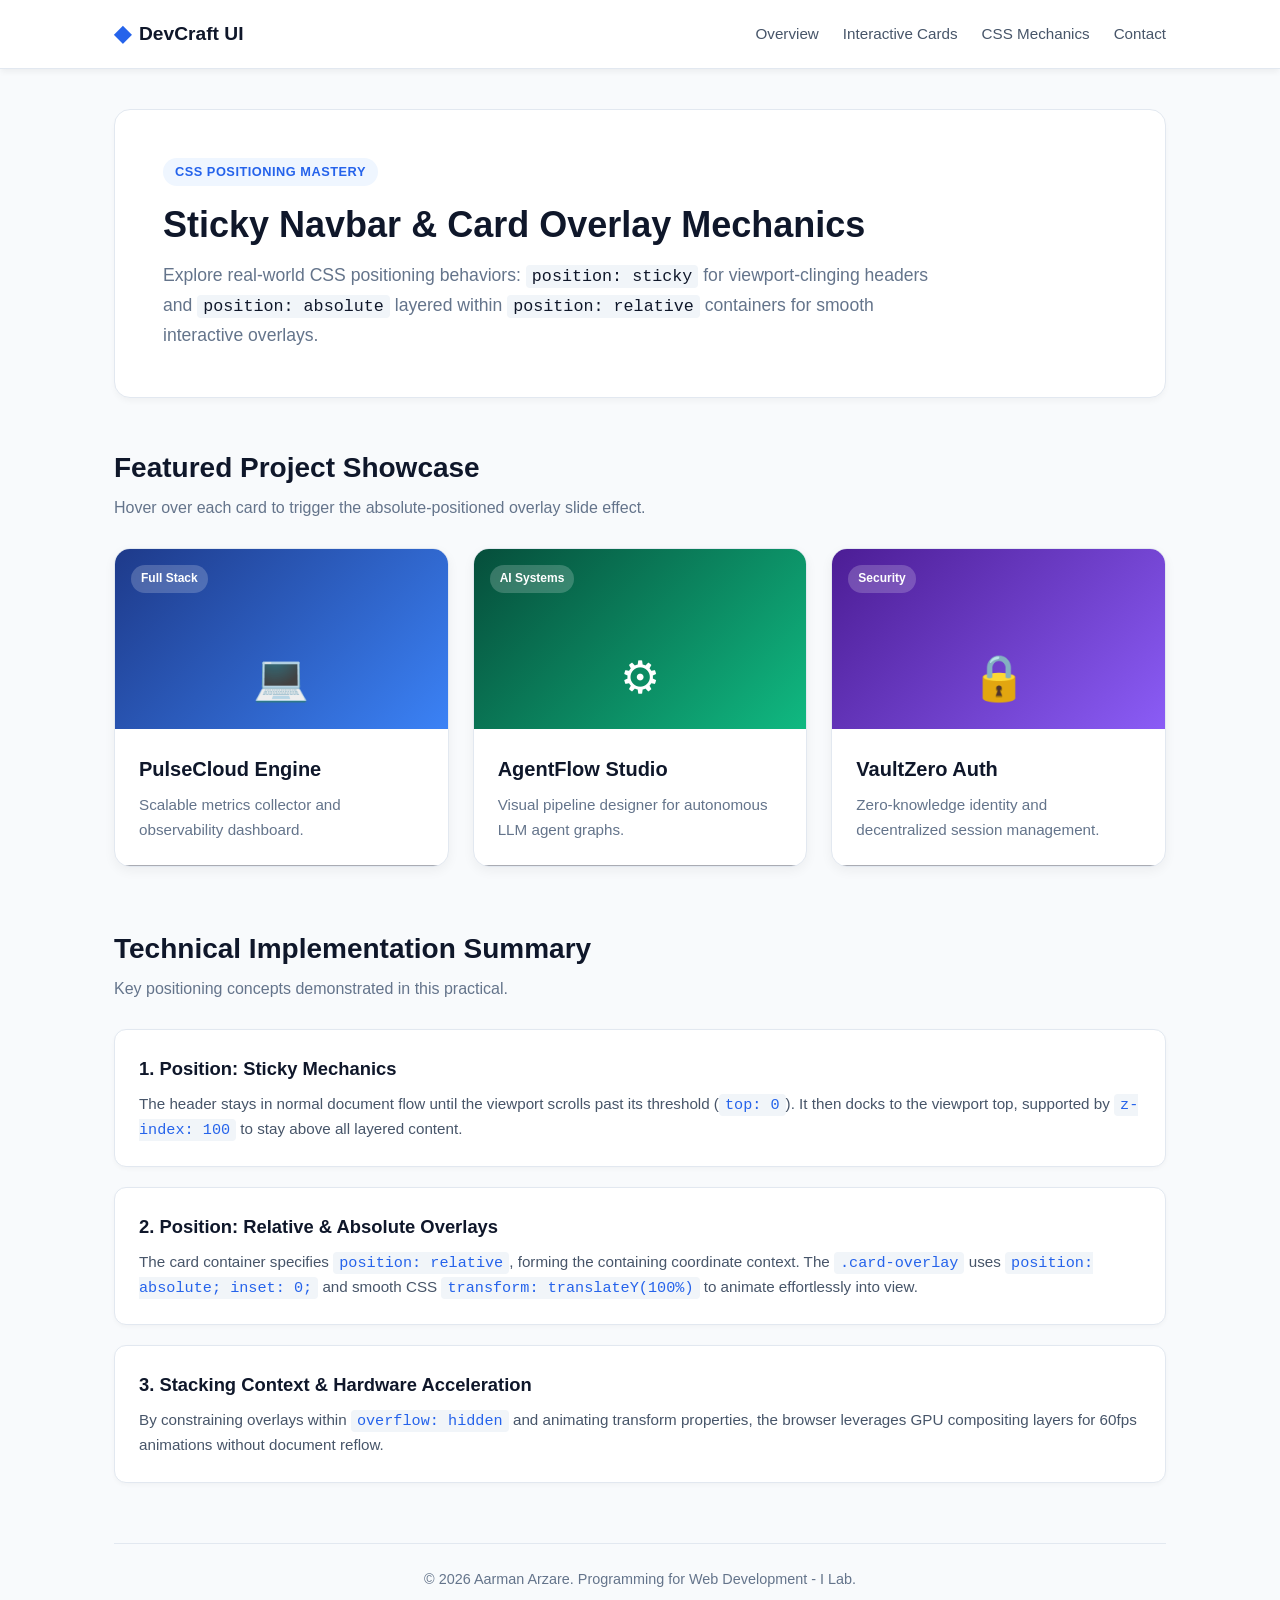
<file: project8/index.html>
<!DOCTYPE html>
<html lang="en">
<head>
    <meta charset="UTF-8">
    <meta name="viewport" content="width=device-width, initial-scale=1.0">
    <title>Practical 8: Sticky Navbar & Card Overlay Positioning</title>
    <link rel="stylesheet" href="style.css">
</head>
<body>

    <!-- Sticky Navigation Bar -->
    <header class="sticky-nav">
        <div class="nav-container">
            <div class="nav-logo">
                <span class="logo-icon">&#9670;</span>
                <span class="logo-title">DevCraft UI</span>
            </div>
            <nav class="nav-links">
                <a href="#overview">Overview</a>
                <a href="#cards">Interactive Cards</a>
                <a href="#details">CSS Mechanics</a>
                <a href="#contact">Contact</a>
            </nav>
        </div>
    </header>

    <!-- Page Content Container -->
    <div class="content-wrapper">

        <!-- Intro Hero -->
        <section class="intro-hero" id="overview">
            <span class="hero-badge">CSS Positioning Mastery</span>
            <h1>Sticky Navbar & Card Overlay Mechanics</h1>
            <p>Explore real-world CSS positioning behaviors: <code>position: sticky</code> for viewport-clinging headers and <code>position: absolute</code> layered within <code>position: relative</code> containers for smooth interactive overlays.</p>
        </section>

        <!-- Interactive Cards Grid with Positioning Overlays -->
        <section class="cards-section" id="cards">
            <div class="section-title">
                <h2>Featured Project Showcase</h2>
                <p>Hover over each card to trigger the absolute-positioned overlay slide effect.</p>
            </div>

            <div class="card-grid">

                <!-- Card 1 -->
                <article class="interactive-card">
                    <div class="card-visual visual-blue">
                        <span class="card-tag">Full Stack</span>
                        <div class="card-icon">&#128187;</div>
                    </div>
                    <div class="card-body">
                        <h3>PulseCloud Engine</h3>
                        <p class="card-summary">Scalable metrics collector and observability dashboard.</p>
                    </div>
                    <!-- CSS Positioned Absolute Overlay -->
                    <div class="card-overlay">
                        <div class="overlay-content">
                            <span class="overlay-badge">System Architecture</span>
                            <h4>PulseCloud Core</h4>
                            <p>Processes real-time server telemetry using low-overhead asynchronous workers and timeseries visualizers.</p>
                            <ul class="overlay-features">
                                <li>Distributed Ingestion</li>
                                <li>Sub-millisecond Latency</li>
                                <li>WebSockets Alerting</li>
                            </ul>
                            <a href="#" class="overlay-btn">Explore Engine &rarr;</a>
                        </div>
                    </div>
                </article>

                <!-- Card 2 -->
                <article class="interactive-card">
                    <div class="card-visual visual-emerald">
                        <span class="card-tag">AI Systems</span>
                        <div class="card-icon">&#9881;</div>
                    </div>
                    <div class="card-body">
                        <h3>AgentFlow Studio</h3>
                        <p class="card-summary">Visual pipeline designer for autonomous LLM agent graphs.</p>
                    </div>
                    <!-- CSS Positioned Absolute Overlay -->
                    <div class="card-overlay">
                        <div class="overlay-content">
                            <span class="overlay-badge">Agentic Workflows</span>
                            <h4>AgentFlow Studio</h4>
                            <p>Enables declarative orchestration of multi-agent coordination with real-time state inspection and tool routing.</p>
                            <ul class="overlay-features">
                                <li>Graph DAG Execution</li>
                                <li>Memory Sandboxes</li>
                                <li>Tool Schema Registry</li>
                            </ul>
                            <a href="#" class="overlay-btn">Launch Studio &rarr;</a>
                        </div>
                    </div>
                </article>

                <!-- Card 3 -->
                <article class="interactive-card">
                    <div class="card-visual visual-purple">
                        <span class="card-tag">Security</span>
                        <div class="card-icon">&#128274;</div>
                    </div>
                    <div class="card-body">
                        <h3>VaultZero Auth</h3>
                        <p class="card-summary">Zero-knowledge identity and decentralized session management.</p>
                    </div>
                    <!-- CSS Positioned Absolute Overlay -->
                    <div class="card-overlay">
                        <div class="overlay-content">
                            <span class="overlay-badge">Cryptography</span>
                            <h4>VaultZero Security</h4>
                            <p>Client-side cryptographic key generation with biometric passkey authentication and ephemeral access tokens.</p>
                            <ul class="overlay-features">
                                <li>WebAuthn Passkeys</li>
                                <li>ZK Proof Verification</li>
                                <li>End-to-End Encryption</li>
                            </ul>
                            <a href="#" class="overlay-btn">Inspect Protocol &rarr;</a>
                        </div>
                    </div>
                </article>

            </div>
        </section>

        <!-- Deep Dive Explanation Section (adds scroll height to verify sticky navbar) -->
        <section class="details-section" id="details">
            <div class="section-title">
                <h2>Technical Implementation Summary</h2>
                <p>Key positioning concepts demonstrated in this practical.</p>
            </div>
            <div class="detail-cards">
                <div class="detail-box">
                    <h3>1. Position: Sticky Mechanics</h3>
                    <p>The header stays in normal document flow until the viewport scrolls past its threshold (<code>top: 0</code>). It then docks to the viewport top, supported by <code>z-index: 100</code> to stay above all layered content.</p>
                </div>
                <div class="detail-box">
                    <h3>2. Position: Relative & Absolute Overlays</h3>
                    <p>The card container specifies <code>position: relative</code>, forming the containing coordinate context. The <code>.card-overlay</code> uses <code>position: absolute; inset: 0;</code> and smooth CSS <code>transform: translateY(100%)</code> to animate effortlessly into view.</p>
                </div>
                <div class="detail-box">
                    <h3>3. Stacking Context & Hardware Acceleration</h3>
                    <p>By constraining overlays within <code>overflow: hidden</code> and animating transform properties, the browser leverages GPU compositing layers for 60fps animations without document reflow.</p>
                </div>
            </div>
        </section>

        <!-- Footer -->
        <footer class="page-footer" id="contact">
            <p>&copy; 2026 Aarman Arzare. Programming for Web Development - I Lab.</p>
        </footer>

    </div>

</body>
</html>
</file>
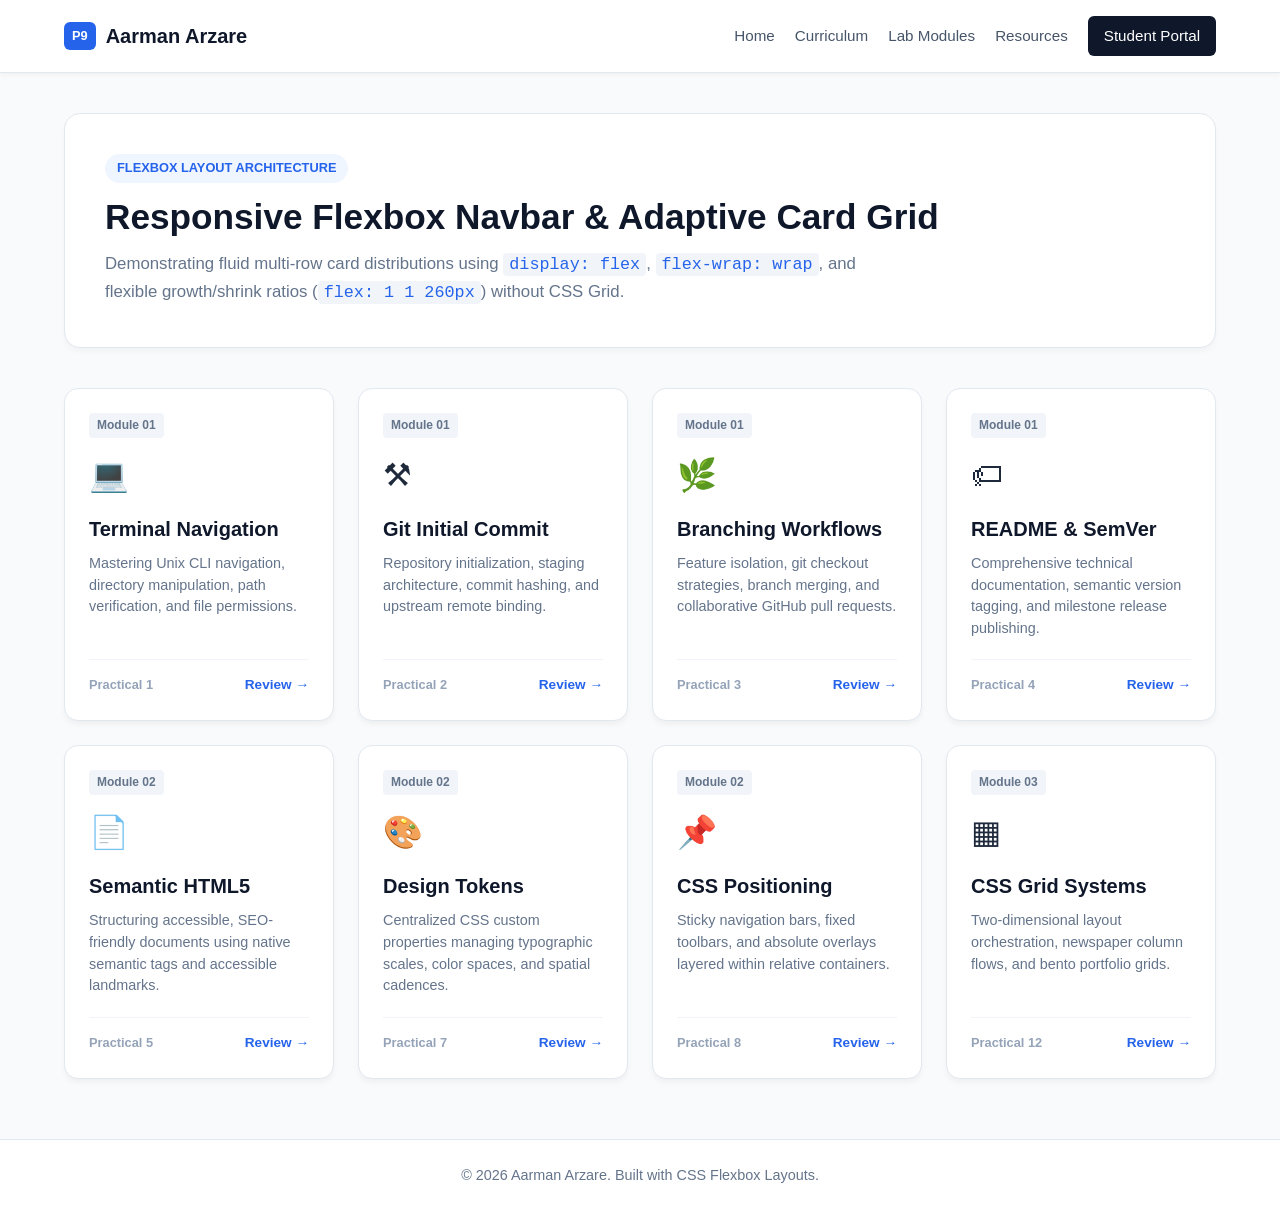
<file: project9/index.html>
<!DOCTYPE html>
<html lang="en">
<head>
    <meta charset="UTF-8">
    <meta name="viewport" content="width=device-width, initial-scale=1.0">
    <title>Practical 9: Responsive Navbar & Card Grid Using Flexbox</title>
    <link rel="stylesheet" href="style.css">
</head>
<body>

    <!-- Responsive Flexbox Navbar -->
    <header class="navbar-wrapper">
        <div class="navbar-container">
            <div class="nav-brand">
                <span class="brand-badge">P9</span>
                <span class="brand-text">Aarman Arzare</span>
            </div>
            <nav class="nav-menu">
                <a href="#home">Home</a>
                <a href="#curriculum">Curriculum</a>
                <a href="#modules">Lab Modules</a>
                <a href="#resources">Resources</a>
                <a href="#portal" class="nav-cta">Student Portal</a>
            </nav>
        </div>
    </header>

    <!-- Main Content with Flexbox Grid -->
    <main class="page-main">

        <section class="intro-section" id="curriculum">
            <span class="section-tag">Flexbox Layout Architecture</span>
            <h1>Responsive Flexbox Navbar & Adaptive Card Grid</h1>
            <p>Demonstrating fluid multi-row card distributions using <code>display: flex</code>, <code>flex-wrap: wrap</code>, and flexible growth/shrink ratios (<code>flex: 1 1 260px</code>) without CSS Grid.</p>
        </section>

        <!-- Flexbox Card Grid -->
        <section class="cards-section" id="modules">
            <div class="flex-grid">

                <!-- Card 1 -->
                <article class="flex-card">
                    <div class="card-chip">Module 01</div>
                    <div class="card-icon">&#128187;</div>
                    <h3>Terminal Navigation</h3>
                    <p>Mastering Unix CLI navigation, directory manipulation, path verification, and file permissions.</p>
                    <div class="card-footer">
                        <span class="card-meta">Practical 1</span>
                        <a href="#" class="card-link">Review &rarr;</a>
                    </div>
                </article>

                <!-- Card 2 -->
                <article class="flex-card">
                    <div class="card-chip">Module 01</div>
                    <div class="card-icon">&#9874;</div>
                    <h3>Git Initial Commit</h3>
                    <p>Repository initialization, staging architecture, commit hashing, and upstream remote binding.</p>
                    <div class="card-footer">
                        <span class="card-meta">Practical 2</span>
                        <a href="#" class="card-link">Review &rarr;</a>
                    </div>
                </article>

                <!-- Card 3 -->
                <article class="flex-card">
                    <div class="card-chip">Module 01</div>
                    <div class="card-icon">&#127807;</div>
                    <h3>Branching Workflows</h3>
                    <p>Feature isolation, git checkout strategies, branch merging, and collaborative GitHub pull requests.</p>
                    <div class="card-footer">
                        <span class="card-meta">Practical 3</span>
                        <a href="#" class="card-link">Review &rarr;</a>
                    </div>
                </article>

                <!-- Card 4 -->
                <article class="flex-card">
                    <div class="card-chip">Module 01</div>
                    <div class="card-icon">&#127991;</div>
                    <h3>README & SemVer</h3>
                    <p>Comprehensive technical documentation, semantic version tagging, and milestone release publishing.</p>
                    <div class="card-footer">
                        <span class="card-meta">Practical 4</span>
                        <a href="#" class="card-link">Review &rarr;</a>
                    </div>
                </article>

                <!-- Card 5 -->
                <article class="flex-card">
                    <div class="card-chip">Module 02</div>
                    <div class="card-icon">&#128196;</div>
                    <h3>Semantic HTML5</h3>
                    <p>Structuring accessible, SEO-friendly documents using native semantic tags and accessible landmarks.</p>
                    <div class="card-footer">
                        <span class="card-meta">Practical 5</span>
                        <a href="#" class="card-link">Review &rarr;</a>
                    </div>
                </article>

                <!-- Card 6 -->
                <article class="flex-card">
                    <div class="card-chip">Module 02</div>
                    <div class="card-icon">&#127912;</div>
                    <h3>Design Tokens</h3>
                    <p>Centralized CSS custom properties managing typographic scales, color spaces, and spatial cadences.</p>
                    <div class="card-footer">
                        <span class="card-meta">Practical 7</span>
                        <a href="#" class="card-link">Review &rarr;</a>
                    </div>
                </article>

                <!-- Card 7 -->
                <article class="flex-card">
                    <div class="card-chip">Module 02</div>
                    <div class="card-icon">&#128204;</div>
                    <h3>CSS Positioning</h3>
                    <p>Sticky navigation bars, fixed toolbars, and absolute overlays layered within relative containers.</p>
                    <div class="card-footer">
                        <span class="card-meta">Practical 8</span>
                        <a href="#" class="card-link">Review &rarr;</a>
                    </div>
                </article>

                <!-- Card 8 -->
                <article class="flex-card">
                    <div class="card-chip">Module 03</div>
                    <div class="card-icon">&#9638;</div>
                    <h3>CSS Grid Systems</h3>
                    <p>Two-dimensional layout orchestration, newspaper column flows, and bento portfolio grids.</p>
                    <div class="card-footer">
                        <span class="card-meta">Practical 12</span>
                        <a href="#" class="card-link">Review &rarr;</a>
                    </div>
                </article>

            </div>
        </section>

    </main>

    <footer class="page-footer">
        <p>&copy; 2026 Aarman Arzare. Built with CSS Flexbox Layouts.</p>
    </footer>

</body>
</html>
</file>
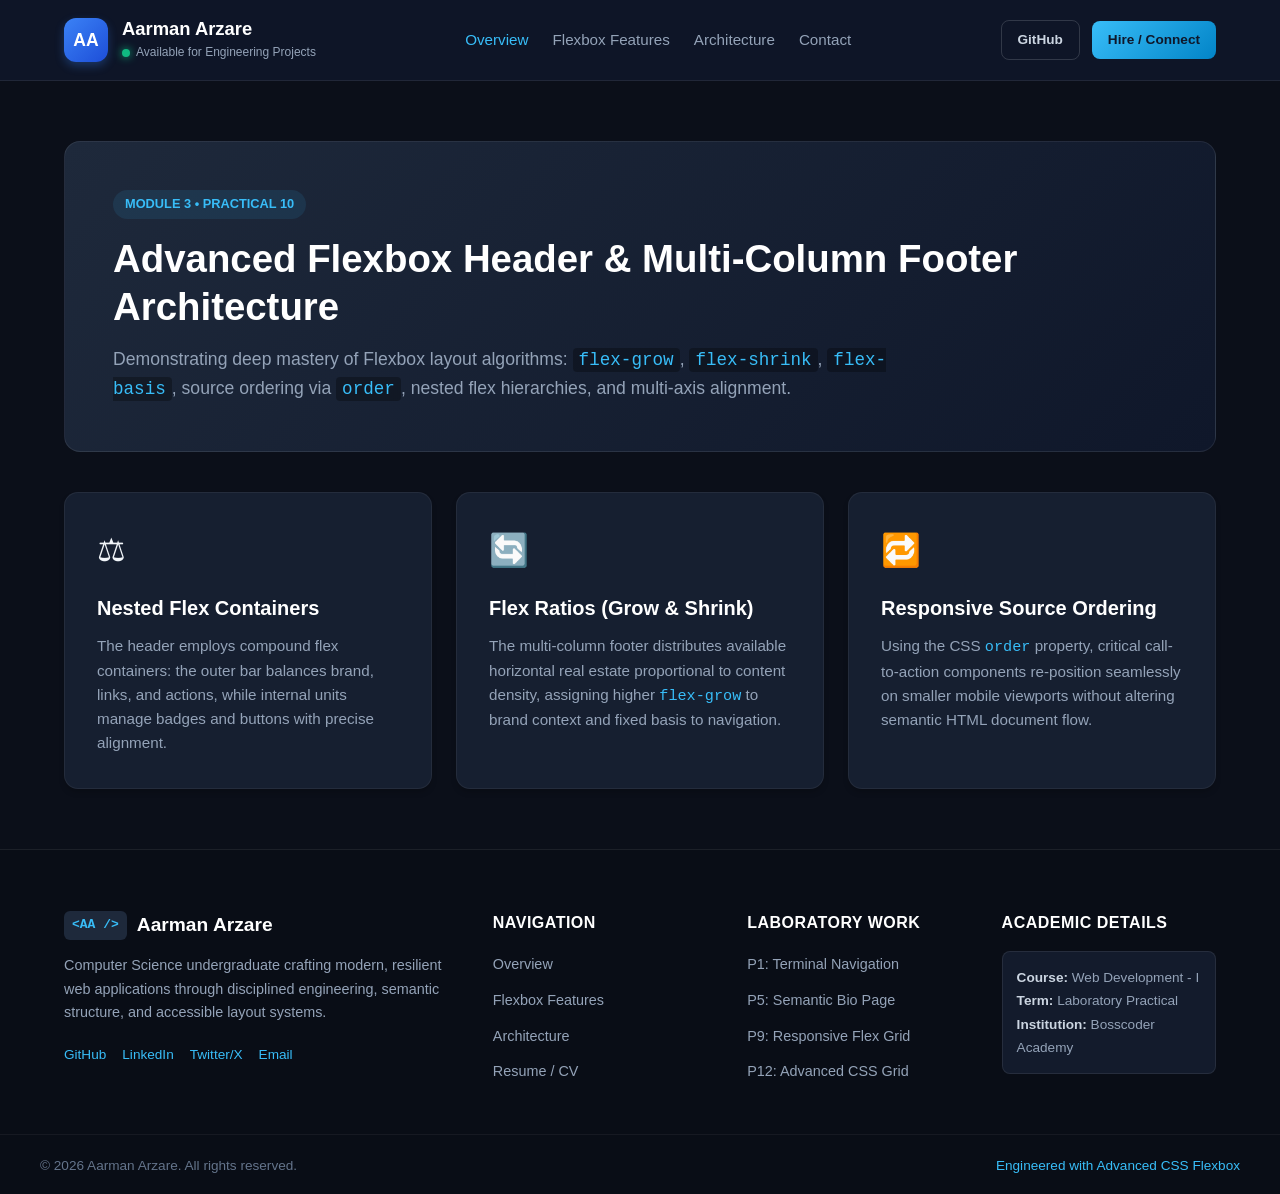
<file: Module-3/project10/index.html>
<!DOCTYPE html>
<html lang="en">
<head>
    <meta charset="UTF-8">
    <meta name="viewport" content="width=device-width, initial-scale=1.0">
    <title>Practical 10: Advanced Flexbox Header & Footer Layout</title>
    <link rel="stylesheet" href="style.css">
</head>
<body>

    <!-- Advanced Flexbox Header -->
    <header class="adv-header">
        <div class="header-inner">
            <div class="header-brand">
                <div class="avatar-pill">AA</div>
                <div class="brand-text">
                    <h2>Aarman Arzare</h2>
                    <div class="status-indicator">
                        <span class="status-dot"></span>
                        <span class="status-text">Available for Engineering Projects</span>
                    </div>
                </div>
            </div>

            <nav class="header-nav" aria-label="Main Navigation">
                <a href="#overview" class="nav-item active">Overview</a>
                <a href="#flexbox-features" class="nav-item">Flexbox Features</a>
                <a href="#architecture" class="nav-item">Architecture</a>
                <a href="#contact" class="nav-item">Contact</a>
            </nav>

            <div class="header-actions">
                <a href="https://github.com/aarmanarzare" target="_blank" rel="noopener" class="btn-outline">GitHub</a>
                <a href="#contact" class="btn-solid">Hire / Connect</a>
            </div>
        </div>
    </header>

    <main class="page-body">
        <section class="content-hero" id="overview">
            <span class="kicker">Module 3 &bull; Practical 10</span>
            <h1>Advanced Flexbox Header & Multi-Column Footer Architecture</h1>
            <p>Demonstrating deep mastery of Flexbox layout algorithms: <code>flex-grow</code>, <code>flex-shrink</code>, <code>flex-basis</code>, source ordering via <code>order</code>, nested flex hierarchies, and multi-axis alignment.</p>
        </section>

        <section class="features-grid" id="flexbox-features">
            <article class="feature-card">
                <div class="feature-icon">&#9878;</div>
                <h3>Nested Flex Containers</h3>
                <p>The header employs compound flex containers: the outer bar balances brand, links, and actions, while internal units manage badges and buttons with precise alignment.</p>
            </article>

            <article class="feature-card">
                <div class="feature-icon">&#128260;</div>
                <h3>Flex Ratios (Grow & Shrink)</h3>
                <p>The multi-column footer distributes available horizontal real estate proportional to content density, assigning higher <code>flex-grow</code> to brand context and fixed basis to navigation.</p>
            </article>

            <article class="feature-card">
                <div class="feature-icon">&#128257;</div>
                <h3>Responsive Source Ordering</h3>
                <p>Using the CSS <code>order</code> property, critical call-to-action components re-position seamlessly on smaller mobile viewports without altering semantic HTML document flow.</p>
            </article>
        </section>
    </main>

    <footer class="adv-footer" id="contact">
        <div class="footer-inner">
            
            <div class="footer-col col-brand">
                <div class="footer-logo">
                    <span class="logo-box">&lt;AA /&gt;</span>
                    <h3>Aarman Arzare</h3>
                </div>
                <p class="brand-desc">Computer Science undergraduate crafting modern, resilient web applications through disciplined engineering, semantic structure, and accessible layout systems.</p>
                <div class="social-links">
                    <a href="https://github.com/aarmanarzare" target="_blank" rel="noopener">GitHub</a>
                    <a href="https://linkedin.com" target="_blank" rel="noopener">LinkedIn</a>
                    <a href="https://twitter.com" target="_blank" rel="noopener">Twitter/X</a>
                    <a href="mailto:aarmanarzare@example.com">Email</a>
                </div>
            </div>

            <div class="footer-col">
                <h4>Navigation</h4>
                <ul class="footer-nav">
                    <li><a href="#overview">Overview</a></li>
                    <li><a href="#flexbox-features">Flexbox Features</a></li>
                    <li><a href="#architecture">Architecture</a></li>
                    <li><a href="#">Resume / CV</a></li>
                </ul>
            </div>

            <!-- Column 3: Lab Practicals (flex: 1) -->
            <div class="footer-col">
                <h4>Laboratory Work</h4>
                <ul class="footer-nav">
                    <li><a href="../../Module-1/project1/README.md">P1: Terminal Navigation</a></li>
                    <li><a href="../../Module-2/project5/index.html">P5: Semantic Bio Page</a></li>
                    <li><a href="../../Module-2/project9/index.html">P9: Responsive Flex Grid</a></li>
                    <li><a href="../project12/index.html">P12: Advanced CSS Grid</a></li>
                </ul>
            </div>

            <div class="footer-col">
                <h4>Academic Details</h4>
                <div class="academic-badge">
                    <strong>Course:</strong> Web Development - I<br>
                    <strong>Term:</strong> Laboratory Practical<br>
                    <strong>Institution:</strong> Bosscoder Academy
                </div>
            </div>

        </div>

        <div class="footer-bottom">
            <div class="bottom-inner">
                <p>&copy; 2026 Aarman Arzare. All rights reserved.</p>
                <p class="tech-credit">Engineered with Advanced CSS Flexbox</p>
            </div>
        </div>
    </footer>

</body>
</html>
</file>
<file: project10/style.css>
/* =========================================================
   PRACTICAL 10: ADVANCED FLEXBOX HEADER & FOOTER
   ========================================================= */

* {
    margin: 0;
    padding: 0;
    box-sizing: border-box;
}

body {
    font-family: -apple-system, BlinkMacSystemFont, "Segoe UI", Roboto, Helvetica, Arial, sans-serif;
    background-color: #0b0f19;
    color: #f1f5f9;
    line-height: 1.6;
    display: flex;
    flex-direction: column;
    min-height: 100vh;
}

/* 1. ADVANCED FLEXBOX HEADER */
.adv-header {
    background-color: rgba(15, 23, 42, 0.9);
    backdrop-filter: blur(12px);
    border-bottom: 1px solid rgba(255, 255, 255, 0.08);
    position: sticky;
    top: 0;
    z-index: 100;
}

.header-inner {
    max-width: 1200px;
    margin: 0 auto;
    padding: 18px 24px;
    display: flex;
    justify-content: space-between;
    align-items: center;
    gap: 24px;
}

/* Nested Flex: Brand Group */
.header-brand {
    display: flex;
    align-items: center;
    gap: 14px;
    flex-shrink: 0;
}

.avatar-pill {
    width: 44px;
    height: 44px;
    border-radius: 12px;
    background: linear-gradient(135deg, #3b82f6 0%, #1d4ed8 100%);
    display: flex;
    align-items: center;
    justify-content: center;
    font-weight: 800;
    font-size: 1.1rem;
    color: #ffffff;
    box-shadow: 0 4px 10px rgba(59, 130, 246, 0.3);
}

.brand-text h2 {
    font-size: 1.15rem;
    color: #ffffff;
    line-height: 1.2;
}

.status-indicator {
    display: flex;
    align-items: center;
    gap: 6px;
    margin-top: 3px;
}

.status-dot {
    width: 8px;
    height: 8px;
    background-color: #10b981;
    border-radius: 50%;
    display: inline-block;
    box-shadow: 0 0 8px #10b981;
}

.status-text {
    font-size: 0.75rem;
    color: #94a3b8;
}

/* Header Navigation (Flex Row) */
.header-nav {
    display: flex;
    align-items: center;
    gap: 24px;
}

.nav-item {
    text-decoration: none;
    color: #94a3b8;
    font-size: 0.95rem;
    font-weight: 500;
    transition: color 0.2s;
}

.nav-item:hover, .nav-item.active {
    color: #38bdf8;
}

/* Header Actions (Nested Flex) */
.header-actions {
    display: flex;
    align-items: center;
    gap: 12px;
    flex-shrink: 0;
}

.btn-outline {
    text-decoration: none;
    color: #cbd5e1;
    font-size: 0.85rem;
    font-weight: 600;
    padding: 8px 16px;
    border: 1px solid rgba(255, 255, 255, 0.15);
    border-radius: 8px;
    transition: all 0.2s;
}

.btn-outline:hover {
    background-color: rgba(255, 255, 255, 0.08);
    color: #ffffff;
}

.btn-solid {
    text-decoration: none;
    background: linear-gradient(135deg, #38bdf8 0%, #0284c7 100%);
    color: #0f172a;
    font-size: 0.85rem;
    font-weight: 700;
    padding: 8px 16px;
    border-radius: 8px;
    transition: opacity 0.2s, transform 0.2s;
}

.btn-solid:hover {
    opacity: 0.95;
    transform: translateY(-1px);
}

/* Main Content Area */
.page-body {
    flex: 1;
    max-width: 1200px;
    margin: 0 auto;
    padding: 60px 24px;
    width: 100%;
}

.content-hero {
    background: linear-gradient(135deg, #1e293b 0%, #0f172a 100%);
    border: 1px solid rgba(255, 255, 255, 0.08);
    border-radius: 16px;
    padding: 48px;
    margin-bottom: 40px;
}

.kicker {
    display: inline-block;
    color: #38bdf8;
    background-color: rgba(56, 189, 248, 0.1);
    font-size: 0.8rem;
    font-weight: 700;
    text-transform: uppercase;
    padding: 4px 12px;
    border-radius: 20px;
    margin-bottom: 16px;
}

.content-hero h1 {
    font-size: 2.4rem;
    line-height: 1.25;
    color: #ffffff;
    margin-bottom: 14px;
}

.content-hero p {
    color: #94a3b8;
    font-size: 1.1rem;
    max-width: 800px;
}

.content-hero code {
    background-color: rgba(0, 0, 0, 0.3);
    color: #38bdf8;
    padding: 2px 6px;
    border-radius: 4px;
    font-family: monospace;
}

/* Features Grid (Flexbox Row) */
.features-grid {
    display: flex;
    gap: 24px;
    flex-wrap: wrap;
}

.feature-card {
    flex: 1 1 300px;
    background-color: #161f30;
    border: 1px solid rgba(255, 255, 255, 0.06);
    border-radius: 14px;
    padding: 32px;
    box-shadow: 0 4px 6px -1px rgba(0, 0, 0, 0.2);
}

.feature-icon {
    font-size: 2rem;
    margin-bottom: 16px;
}

.feature-card h3 {
    font-size: 1.25rem;
    color: #ffffff;
    margin-bottom: 10px;
}

.feature-card p {
    font-size: 0.95rem;
    color: #94a3b8;
    line-height: 1.6;
}

.feature-card code {
    color: #38bdf8;
    font-family: monospace;
}

/* 2. ADVANCED MULTI-COLUMN FLEXBOX FOOTER */
.adv-footer {
    background-color: #090d16;
    border-top: 1px solid rgba(255, 255, 255, 0.08);
    margin-top: auto;
}

.footer-inner {
    max-width: 1200px;
    margin: 0 auto;
    padding: 60px 24px 40px;
    display: flex;
    flex-wrap: wrap;
    gap: 40px;
}

.footer-col {
    flex: 1 1 180px;
}

.col-brand {
    flex: 2 1 320px;
}

.footer-logo {
    display: flex;
    align-items: center;
    gap: 10px;
    margin-bottom: 14px;
}

.logo-box {
    background-color: #1e293b;
    color: #38bdf8;
    font-family: monospace;
    font-weight: bold;
    padding: 4px 8px;
    border-radius: 6px;
}

.footer-logo h3 {
    font-size: 1.2rem;
    color: #ffffff;
}

.brand-desc {
    color: #94a3b8;
    font-size: 0.9rem;
    margin-bottom: 20px;
    line-height: 1.6;
}

.social-links {
    display: flex;
    gap: 16px;
}

.social-links a {
    text-decoration: none;
    color: #38bdf8;
    font-size: 0.85rem;
    font-weight: 500;
    transition: color 0.2s;
}

.social-links a:hover {
    color: #7dd3fc;
}

.footer-col h4 {
    font-size: 1rem;
    color: #ffffff;
    margin-bottom: 16px;
    text-transform: uppercase;
    letter-spacing: 0.5px;
}

.footer-nav {
    list-style: none;
}

.footer-nav li {
    margin-bottom: 10px;
}

.footer-nav a {
    text-decoration: none;
    color: #94a3b8;
    font-size: 0.9rem;
    transition: color 0.2s;
}

.footer-nav a:hover {
    color: #38bdf8;
}

.academic-badge {
    background-color: #131b2c;
    border: 1px solid rgba(255, 255, 255, 0.08);
    border-radius: 8px;
    padding: 14px;
    font-size: 0.85rem;
    color: #94a3b8;
    line-height: 1.7;
}

.academic-badge strong {
    color: #cbd5e1;
}

.footer-bottom {
    border-top: 1px solid rgba(255, 255, 255, 0.05);
    padding: 20px 24px;
}

.bottom-inner {
    max-width: 1200px;
    margin: 0 auto;
    display: flex;
    justify-content: space-between;
    align-items: center;
    font-size: 0.85rem;
    color: #64748b;
}

.tech-credit {
    color: #38bdf8;
}

@media (max-width: 860px) {
    .header-inner {
        flex-wrap: wrap;
    }
    .header-nav {
        order: 3;
        width: 100%;
        justify-content: center;
        border-top: 1px solid rgba(255, 255, 255, 0.05);
        padding-top: 12px;
    }
}

@media (max-width: 600px) {
    .header-inner {
        flex-direction: column;
        align-items: stretch;
        gap: 16px;
    }
    .header-actions {
        justify-content: center;
    }
    .footer-inner {
        flex-direction: column;
        gap: 32px;
    }
    .col-brand {
        flex: 1 1 100%;
    }
    .bottom-inner {
        flex-direction: column;
        gap: 8px;
        text-align: center;
    }
}
</file>
<file: project11/style.css>
/* =========================================================
   PRACTICAL 11: NEWSPAPER-STYLE THREE-COLUMN CSS GRID
   ========================================================= */

* {
    margin: 0;
    padding: 0;
    box-sizing: border-box;
}

body {
    background-color: #f7f6f2;
    color: #1a1a1a;
    font-family: Georgia, "Times New Roman", Times, serif;
    line-height: 1.55;
    padding: 30px 16px;
}

.newspaper-page {
    max-width: 1180px;
    margin: 0 auto;
    background-color: #ffffff;
    padding: 36px 44px;
    border: 1px solid #dcdad1;
    box-shadow: 0 4px 16px rgba(0, 0, 0, 0.06);
}

/* 1. MASTHEAD HEADER */
.masthead {
    text-align: center;
    margin-bottom: 24px;
}

.masthead-top {
    display: flex;
    justify-content: space-between;
    font-size: 0.85rem;
    font-family: -apple-system, BlinkMacSystemFont, "Segoe UI", Roboto, sans-serif;
    letter-spacing: 0.5px;
    padding-bottom: 8px;
    border-bottom: 1px solid #1a1a1a;
    color: #4b5563;
}

.edition {
    font-weight: 700;
    letter-spacing: 1.5px;
    color: #111827;
}

.newspaper-title {
    font-size: clamp(2.4rem, 5vw, 4.2rem);
    font-weight: 900;
    letter-spacing: 2px;
    line-height: 1.1;
    margin: 14px 0 10px;
    text-transform: uppercase;
    font-family: "Playfair Display", Georgia, serif;
}

.masthead-bottom {
    display: flex;
    justify-content: space-between;
    font-size: 0.85rem;
    font-family: -apple-system, BlinkMacSystemFont, "Segoe UI", Roboto, sans-serif;
    font-style: italic;
    padding: 8px 0;
    border-top: 3px double #1a1a1a;
    border-bottom: 2px solid #1a1a1a;
    color: #374151;
}

.price {
    font-style: normal;
    font-weight: 700;
}

/* 2. LEAD BANNER HEADLINE */
.lead-banner {
    text-align: center;
    padding: 24px 20px 28px;
    border-bottom: 1px solid #1a1a1a;
    margin-bottom: 28px;
}

.headline-kicker {
    display: inline-block;
    font-family: -apple-system, BlinkMacSystemFont, "Segoe UI", Roboto, sans-serif;
    font-size: 0.8rem;
    font-weight: 800;
    letter-spacing: 2px;
    color: #b91c1c;
    text-transform: uppercase;
    margin-bottom: 10px;
}

.main-headline {
    font-size: clamp(1.8rem, 3.2vw, 2.8rem);
    font-weight: 800;
    line-height: 1.2;
    margin-bottom: 14px;
    letter-spacing: -0.5px;
}

.headline-sub {
    font-size: 1.15rem;
    color: #4b5563;
    font-style: italic;
    max-width: 900px;
    margin: 0 auto;
}

/* 3. NEWSPAPER CSS GRID CONTAINER */
.newspaper-grid {
    display: grid;
    grid-template-columns: repeat(3, 1fr);
    gap: 28px;
    margin-bottom: 36px;
}

.news-column {
    display: flex;
    flex-direction: column;
}

.column-one, .column-two {
    border-right: 1px solid #cbd5e1;
    padding-right: 28px;
}

.column-topic {
    font-family: -apple-system, BlinkMacSystemFont, "Segoe UI", Roboto, sans-serif;
    font-size: 0.75rem;
    font-weight: 700;
    letter-spacing: 1.5px;
    text-transform: uppercase;
    color: #4b5563;
    margin-bottom: 6px;
}

.article-title {
    font-size: 1.45rem;
    font-weight: 800;
    line-height: 1.25;
    margin-bottom: 10px;
}

.byline {
    font-family: -apple-system, BlinkMacSystemFont, "Segoe UI", Roboto, sans-serif;
    font-size: 0.8rem;
    color: #6b7280;
    margin-bottom: 14px;
    border-bottom: 1px solid #e5e7eb;
    padding-bottom: 6px;
}

.author {
    font-weight: 600;
    color: #111827;
}

.news-column p {
    text-align: justify;
    hyphens: auto;
    font-size: 0.95rem;
    margin-bottom: 14px;
    color: #1f2937;
}

.dropcap-p::first-letter {
    font-size: 3.4rem;
    float: left;
    line-height: 0.82;
    margin: 4px 8px 0 0;
    font-weight: 800;
    color: #111827;
    font-family: Georgia, serif;
}

.pull-quote {
    font-style: italic;
    font-size: 1.1rem;
    line-height: 1.4;
    color: #111827;
    border-top: 2px solid #1a1a1a;
    border-bottom: 2px solid #1a1a1a;
    padding: 16px 8px;
    margin: 18px 0;
    text-align: center;
    font-weight: 600;
}

.infobox {
    background-color: #f3f4f6;
    border: 1px solid #d1d5db;
    border-left: 4px solid #1f2937;
    padding: 14px 16px;
    margin-top: 14px;
    font-family: -apple-system, BlinkMacSystemFont, "Segoe UI", Roboto, sans-serif;
}

.infobox h5 {
    font-size: 0.85rem;
    text-transform: uppercase;
    letter-spacing: 0.5px;
    margin-bottom: 8px;
    color: #111827;
}

.infobox ul {
    list-style-type: square;
    padding-left: 18px;
    font-size: 0.85rem;
    color: #374151;
}

.infobox li {
    margin-bottom: 4px;
}

.article-divider {
    height: 1px;
    background-color: #e5e7eb;
    margin: 16px 0;
}

.sub-article-title {
    font-size: 1.15rem;
    font-weight: 700;
    margin-bottom: 8px;
}

.newspaper-footer {
    text-align: center;
}

.footer-rule {
    border-top: 1px solid #1a1a1a;
    margin-bottom: 12px;
}

.newspaper-footer p {
    font-family: -apple-system, BlinkMacSystemFont, "Segoe UI", Roboto, sans-serif;
    font-size: 0.8rem;
    color: #6b7280;
}

@media (max-width: 900px) {
    .newspaper-grid {
        grid-template-columns: 1fr 1fr;
    }
    .column-two {
        border-right: none;
        padding-right: 0;
    }
    .column-three {
        grid-column: span 2;
        border-top: 1px solid #cbd5e1;
        padding-top: 24px;
    }
}

@media (max-width: 600px) {
    .newspaper-page {
        padding: 20px 18px;
    }
    .masthead-top, .masthead-bottom {
        flex-direction: column;
        gap: 4px;
    }
    .newspaper-grid {
        grid-template-columns: 1fr;
    }
    .column-one, .column-two, .column-three {
        border-right: none;
        padding-right: 0;
        border-bottom: 1px solid #cbd5e1;
        padding-bottom: 24px;
    }
    .column-three {
        border-bottom: none;
        grid-column: span 1;
    }
}
</file>
<file: project12/style.css>
/* =========================================================
   PRACTICAL 12: PORTFOLIO PROJECTS GRID WITH ADVANCED CSS GRID
   Bento Box Asymmetric Grid Architecture
   ========================================================= */

* {
    margin: 0;
    padding: 0;
    box-sizing: border-box;
}

body {
    background-color: #0b0f19;
    color: #f1f5f9;
    font-family: -apple-system, BlinkMacSystemFont, "Segoe UI", Roboto, Helvetica, Arial, sans-serif;
    line-height: 1.5;
    padding: 60px 20px;
}

.portfolio-container {
    max-width: 1240px;
    margin: 0 auto;
}

/* Header */
.grid-header {
    margin-bottom: 48px;
}

.sub-heading {
    display: inline-block;
    color: #38bdf8;
    font-size: 0.8rem;
    font-weight: 700;
    letter-spacing: 3px;
    margin-bottom: 12px;
}

.grid-header h1 {
    font-size: clamp(2.0rem, 3.5vw, 3.0rem);
    font-weight: 800;
    letter-spacing: -0.5px;
    color: #ffffff;
    margin-bottom: 12px;
}

.grid-header .description {
    color: #94a3b8;
    font-size: 1.1rem;
    max-width: 820px;
}

/* 1. ADVANCED CSS GRID CONTAINER */
.bento-grid {
    display: grid;
    grid-template-columns: repeat(3, 1fr);
    grid-template-rows: 240px 240px 240px;
    gap: 24px;
    margin-bottom: 48px;
}

/* Base Bento Card Styling */
.bento-card {
    background-color: #111827;
    border: 1px solid rgba(255, 255, 255, 0.08);
    border-radius: 20px;
    padding: 28px;
    display: flex;
    flex-direction: column;
    justify-content: space-between;
    position: relative;
    overflow: hidden;
    transition: transform 0.25s ease, border-color 0.25s ease, box-shadow 0.25s ease;
}

.bento-card:hover {
    transform: translateY(-4px);
    border-color: rgba(56, 189, 248, 0.4);
    box-shadow: 0 12px 28px -6px rgba(0, 0, 0, 0.5);
}

/* 2. EXPLICIT TRACK PLACEMENT (Bento Architecture) */

/* Featured Project: Top-Left 2x2 Span */
.card-featured {
    grid-column: 1 / 3;
    grid-row: 1 / 3;
    background: radial-gradient(circle at top left, #1e293b 0%, #0f172a 100%);
    border: 1px solid rgba(56, 189, 248, 0.2);
}

.card-featured h2 {
    font-size: 1.85rem;
    color: #ffffff;
    margin-bottom: 14px;
    font-weight: 800;
}

.card-featured p {
    font-size: 1.05rem;
    color: #cbd5e1;
    max-width: 650px;
    margin-bottom: 24px;
    line-height: 1.6;
}

/* Card 2: Top-Right (Col 3, Row 1) */
.card-design {
    grid-column: 3 / 4;
    grid-row: 1 / 2;
    background: radial-gradient(circle at top right, #1f2937 0%, #111827 100%);
}

/* Card 3: Middle-Right (Col 3, Row 2) */
.card-security {
    grid-column: 3 / 4;
    grid-row: 2 / 3;
    background: radial-gradient(circle at bottom right, #132e29 0%, #0f1e1c 100%);
    border-color: rgba(16, 185, 129, 0.2);
}

/* Card 4: Bottom-Left (Col 1, Row 3) */
.card-ai {
    grid-column: 1 / 2;
    grid-row: 3 / 4;
    background: radial-gradient(circle at bottom left, #291e14 0%, #17130f 100%);
    border-color: rgba(245, 158, 11, 0.2);
}

/* Card 5: Bottom-Wide (Cols 2 & 3, Row 3) */
.card-analytics {
    grid-column: 2 / 4;
    grid-row: 3 / 4;
    background: radial-gradient(circle at center, #162438 0%, #0f172a 100%);
    border-color: rgba(14, 165, 233, 0.2);
}

/* Card Content Elements */
.card-top {
    display: flex;
    justify-content: space-between;
    align-items: center;
    margin-bottom: 12px;
}

.project-tag {
    font-size: 0.75rem;
    font-weight: 700;
    letter-spacing: 1px;
    text-transform: uppercase;
    padding: 4px 10px;
    border-radius: 6px;
}

.tag-primary { background-color: rgba(56, 189, 248, 0.15); color: #38bdf8; }
.tag-accent { background-color: rgba(168, 85, 247, 0.15); color: #c084fc; }
.tag-emerald { background-color: rgba(16, 185, 129, 0.15); color: #34d399; }
.tag-amber { background-color: rgba(245, 158, 11, 0.15); color: #fbbf24; }
.tag-cyan { background-color: rgba(6, 182, 212, 0.15); color: #22d3ee; }

.status-live {
    font-size: 0.7rem;
    font-weight: 700;
    color: #10b981;
    letter-spacing: 0.5px;
}

.status-beta {
    font-size: 0.7rem;
    font-weight: 700;
    color: #94a3b8;
    background-color: rgba(255, 255, 255, 0.05);
    padding: 2px 6px;
    border-radius: 4px;
}

.bento-card h2 {
    font-size: 1.25rem;
    color: #f8fafc;
    margin-bottom: 8px;
    font-weight: 700;
}

.bento-card p {
    font-size: 0.9rem;
    color: #94a3b8;
    line-height: 1.5;
    margin-bottom: 14px;
}

.tech-pills {
    list-style: none;
    display: flex;
    gap: 8px;
    flex-wrap: wrap;
    margin-top: 8px;
}

.tech-pills li {
    background-color: rgba(255, 255, 255, 0.06);
    color: #cbd5e1;
    font-size: 0.75rem;
    font-weight: 500;
    padding: 3px 8px;
    border-radius: 4px;
}

.card-bottom {
    margin-top: auto;
    padding-top: 10px;
}

.card-indicator {
    font-size: 0.8rem;
    font-weight: 600;
    color: #38bdf8;
    display: inline-block;
    transition: transform 0.2s;
}

.bento-card:hover .card-indicator {
    transform: translateX(4px);
}

.grid-footer {
    border-top: 1px solid rgba(255, 255, 255, 0.08);
    padding-top: 24px;
    text-align: center;
    color: #64748b;
    font-size: 0.9rem;
}

@media (max-width: 1024px) {
    .bento-grid {
        grid-template-columns: repeat(2, 1fr);
        grid-template-rows: auto;
    }
    .card-featured {
        grid-column: 1 / 3;
        grid-row: auto;
    }
    .card-design {
        grid-column: 1 / 2;
        grid-row: auto;
    }
    .card-security {
        grid-column: 2 / 3;
        grid-row: auto;
    }
    .card-ai {
        grid-column: 1 / 2;
        grid-row: auto;
    }
    .card-analytics {
        grid-column: 2 / 3;
        grid-row: auto;
    }
}

@media (max-width: 680px) {
    .bento-grid {
        grid-template-columns: 1fr;
    }
    .card-featured,
    .card-design,
    .card-security,
    .card-ai,
    .card-analytics {
        grid-column: 1 / -1;
        grid-row: auto;
        min-height: 220px;
    }
}
</file>
<file: project13/style.css>
/* =========================================================
   PRACTICAL 13: CHOOSING BETWEEN FLEXBOX & CSS GRID
   Shared Layout Architectural Comparison
   ========================================================= */

* {
    margin: 0;
    padding: 0;
    box-sizing: border-box;
}

body {
    background-color: #0f172a;
    color: #f8fafc;
    font-family: -apple-system, BlinkMacSystemFont, "Segoe UI", Roboto, Helvetica, Arial, sans-serif;
    line-height: 1.6;
    padding: 50px 20px;
}

.page-container {
    max-width: 1180px;
    margin: 0 auto;
}

/* Header */
.page-header {
    background: linear-gradient(135deg, #1e293b 0%, #0f172a 100%);
    border: 1px solid rgba(255, 255, 255, 0.08);
    border-radius: 16px;
    padding: 44px;
    margin-bottom: 40px;
    box-shadow: 0 4px 20px rgba(0, 0, 0, 0.3);
}

.header-badge {
    display: inline-block;
    background-color: rgba(56, 189, 248, 0.15);
    color: #38bdf8;
    font-size: 0.8rem;
    font-weight: 700;
    padding: 4px 12px;
    border-radius: 20px;
    margin-bottom: 14px;
    text-transform: uppercase;
    letter-spacing: 1px;
}

.page-header h1 {
    font-size: clamp(2.0rem, 3.5vw, 2.8rem);
    font-weight: 800;
    color: #ffffff;
    margin-bottom: 12px;
}

.subtitle {
    color: #94a3b8;
    font-size: 1.1rem;
    max-width: 860px;
    line-height: 1.6;
}

/* Section Title */
.section-title {
    margin-bottom: 24px;
}

.section-title h2 {
    font-size: 1.6rem;
    color: #ffffff;
    font-weight: 700;
}

.section-title p {
    color: #94a3b8;
    font-size: 0.95rem;
    margin-top: 4px;
}

/* Decision Matrix Table */
.matrix-section {
    background-color: #1e293b;
    border: 1px solid rgba(255, 255, 255, 0.08);
    border-radius: 16px;
    padding: 36px;
    margin-bottom: 44px;
    box-shadow: 0 4px 6px -1px rgba(0, 0, 0, 0.2);
}

.table-wrapper {
    overflow-x: auto;
}

.comparison-table {
    width: 100%;
    border-collapse: collapse;
    font-size: 0.95rem;
    text-align: left;
}

.comparison-table th {
    background-color: #0f172a;
    color: #38bdf8;
    font-weight: 700;
    padding: 16px 20px;
    border-bottom: 2px solid rgba(56, 189, 248, 0.3);
    text-transform: uppercase;
    font-size: 0.8rem;
    letter-spacing: 0.5px;
}

.comparison-table td {
    padding: 16px 20px;
    border-bottom: 1px solid rgba(255, 255, 255, 0.06);
    color: #cbd5e1;
}

.comparison-table tr:hover td {
    background-color: rgba(255, 255, 255, 0.02);
}

/* Demo Sections */
.demo-section {
    background-color: #162032;
    border: 1px solid rgba(255, 255, 255, 0.08);
    border-radius: 16px;
    padding: 36px;
    margin-bottom: 44px;
}

.demo-header {
    margin-bottom: 24px;
}

.demo-badge {
    display: inline-block;
    font-size: 0.75rem;
    font-weight: 700;
    padding: 4px 10px;
    border-radius: 6px;
    margin-bottom: 10px;
    text-transform: uppercase;
}

.badge-flex {
    background-color: rgba(245, 158, 11, 0.15);
    color: #fbbf24;
}

.badge-grid {
    background-color: rgba(16, 185, 129, 0.15);
    color: #34d399;
}

.demo-header h2 {
    font-size: 1.45rem;
    color: #ffffff;
    margin-bottom: 8px;
}

.demo-header p {
    color: #94a3b8;
    font-size: 0.95rem;
    max-width: 900px;
}

.demo-header code {
    background-color: rgba(0, 0, 0, 0.4);
    color: #38bdf8;
    padding: 2px 6px;
    border-radius: 4px;
    font-family: monospace;
}

/* 1. FLEXBOX IMPLEMENTATION */
.flex-layout-container {
    display: flex;
    flex-wrap: wrap;
    gap: 20px;
    padding: 20px;
    background-color: #0d131f;
    border-radius: 12px;
    border: 1px dashed rgba(245, 158, 11, 0.3);
}

.flex-layout-container .shared-card {
    flex: 1 1 260px;
}

/* 2. CSS GRID IMPLEMENTATION */
.grid-layout-container {
    display: grid;
    grid-template-columns: repeat(auto-fit, minmax(260px, 1fr));
    gap: 20px;
    padding: 20px;
    background-color: #0d131f;
    border-radius: 12px;
    border: 1px dashed rgba(16, 185, 129, 0.3);
}

/* Shared Card Component */
.shared-card {
    background-color: #1e293b;
    border: 1px solid rgba(255, 255, 255, 0.08);
    border-radius: 12px;
    padding: 24px;
    display: flex;
    flex-direction: column;
    justify-content: space-between;
    transition: transform 0.2s, border-color 0.2s;
    min-height: 200px;
}

.shared-card:hover {
    transform: translateY(-3px);
    border-color: rgba(56, 189, 248, 0.3);
}

.card-icon {
    font-size: 1.8rem;
    margin-bottom: 12px;
}

.shared-card h3 {
    font-size: 1.15rem;
    color: #f8fafc;
    margin-bottom: 8px;
}

.shared-card p {
    font-size: 0.9rem;
    color: #94a3b8;
    line-height: 1.5;
    margin-bottom: 16px;
    flex-grow: 1;
}

.layout-note {
    font-family: monospace;
    font-size: 0.75rem;
    color: #38bdf8;
    background-color: rgba(56, 189, 248, 0.08);
    padding: 4px 8px;
    border-radius: 4px;
    align-self: flex-start;
}

/* Footer */
.page-footer {
    border-top: 1px solid rgba(255, 255, 255, 0.08);
    padding-top: 24px;
    text-align: center;
    color: #64748b;
    font-size: 0.9rem;
}

@media (max-width: 600px) {
    .page-header {
        padding: 28px;
    }
    .demo-section, .matrix-section {
        padding: 24px;
    }
}
</file>
<file: project5/style.css>
/* Reset & Box Sizing */
* {
    margin: 0;
    padding: 0;
    box-sizing: border-box;
}

body {
    font-family: 'Segoe UI', system-ui, -apple-system, BlinkMacSystemFont, Roboto, sans-serif;
    line-height: 1.6;
    color: #1e293b;
    background-color: #f8fafc;
    padding: 24px;
    max-width: 1200px;
    margin: 0 auto;
}

/* Header Styling */
.site-header {
    display: flex;
    justify-content: space-between;
    align-items: center;
    background-color: #ffffff;
    border: 2px solid #e2e8f0;
    border-radius: 12px;
    padding: 20px 28px;
    margin-bottom: 24px;
    box-shadow: 0 4px 6px -1px rgba(0, 0, 0, 0.05);
}

.brand h1 {
    font-size: 1.8rem;
    color: #0f172a;
    letter-spacing: -0.5px;
}

.brand .tagline {
    font-size: 0.9rem;
    color: #64748b;
    margin-top: 4px;
}

.navbar {
    display: flex;
    gap: 18px;
}

.navbar a {
    text-decoration: none;
    color: #2563eb;
    font-weight: 500;
    font-size: 0.95rem;
    padding: 6px 12px;
    border-radius: 6px;
    transition: background-color 0.2s ease, color 0.2s ease;
}

.navbar a:hover {
    background-color: #eff6ff;
    color: #1d4ed8;
}

/* Main Content Layout with Flexbox */
.main-content {
    display: flex;
    gap: 24px;
    margin-bottom: 24px;
}

/* Aside / Sidebar Styling */
.sidebar {
    flex: 0 0 32%;
    background-color: #ffffff;
    border: 2px solid #e2e8f0;
    border-radius: 12px;
    padding: 24px;
    box-shadow: 0 4px 6px -1px rgba(0, 0, 0, 0.05);
}

.sidebar h2 {
    font-size: 1.3rem;
    color: #0f172a;
    border-bottom: 2px solid #3b82f6;
    padding-bottom: 8px;
    margin-bottom: 16px;
}

.skill-category {
    margin-bottom: 18px;
}

.skill-category h3 {
    font-size: 1rem;
    color: #334155;
    margin-bottom: 8px;
}

.sidebar ul {
    list-style-type: none;
    padding-left: 0;
}

.sidebar li {
    padding: 6px 10px;
    margin-bottom: 6px;
    background-color: #f1f5f9;
    border-radius: 6px;
    font-size: 0.9rem;
    color: #475569;
    border-left: 3px solid #60a5fa;
}

/* Bio Section & Articles */
.bio-section {
    flex: 1;
    display: flex;
    flex-direction: column;
    gap: 20px;
}

.bio-card {
    background-color: #ffffff;
    border: 2px solid #e2e8f0;
    border-radius: 12px;
    padding: 24px;
    box-shadow: 0 4px 6px -1px rgba(0, 0, 0, 0.05);
}

.bio-card h2 {
    font-size: 1.35rem;
    color: #0f172a;
    margin-bottom: 12px;
}

.bio-card p {
    color: #334155;
    margin-bottom: 12px;
}

.bio-card p:last-child {
    margin-bottom: 0;
}

.bio-card ul {
    padding-left: 20px;
    color: #334155;
}

.bio-card li {
    margin-bottom: 6px;
}

/* Footer */
.site-footer {
    background-color: #ffffff;
    border: 2px solid #e2e8f0;
    border-radius: 12px;
    text-align: center;
    padding: 18px;
    font-size: 0.9rem;
    color: #64748b;
    box-shadow: 0 4px 6px -1px rgba(0, 0, 0, 0.05);
}

@media (max-width: 768px) {
    .site-header {
        flex-direction: column;
        align-items: flex-start;
        gap: 16px;
    }
    .main-content {
        flex-direction: column;
    }
    .sidebar {
        flex: 1 1 100%;
    }
}
</file>
<file: project6/style.css>
/* Project 6: Full Portfolio Page Structure in Semantic HTML */

* {
    margin: 0;
    padding: 0;
    box-sizing: border-box;
}

body {
    font-family: -apple-system, BlinkMacSystemFont, "Segoe UI", Roboto, Helvetica, Arial, sans-serif;
    line-height: 1.6;
    color: #1e293b;
    background-color: #f1f5f9;
}

/* Header & Navigation */
.portfolio-header {
    background-color: #ffffff;
    border-bottom: 1px solid #e2e8f0;
    position: sticky;
    top: 0;
    z-index: 100;
}

.header-container {
    max-width: 1150px;
    margin: 0 auto;
    padding: 18px 24px;
    display: flex;
    justify-content: space-between;
    align-items: center;
}

.logo {
    display: flex;
    align-items: center;
    gap: 10px;
}

.logo-mark {
    background-color: #0f172a;
    color: #38bdf8;
    font-family: monospace;
    font-size: 1rem;
    font-weight: bold;
    padding: 4px 10px;
    border-radius: 6px;
}

.logo-text {
    font-size: 1.25rem;
    font-weight: 700;
    color: #0f172a;
}

.main-nav {
    display: flex;
    align-items: center;
    gap: 24px;
}

.main-nav a {
    text-decoration: none;
    color: #475569;
    font-weight: 500;
    font-size: 0.95rem;
    transition: color 0.2s;
}

.main-nav a:hover {
    color: #0284c7;
}

.btn-nav {
    background-color: #0284c7;
    color: #ffffff !important;
    padding: 8px 16px;
    border-radius: 6px;
    transition: background-color 0.2s !important;
}

.btn-nav:hover {
    background-color: #0369a1 !important;
}

/* Main Container */
.portfolio-main {
    max-width: 1150px;
    margin: 0 auto;
    padding: 40px 24px 80px;
}

/* Hero Section */
.hero-section {
    background: linear-gradient(135deg, #0f172a 0%, #1e293b 100%);
    color: #ffffff;
    border-radius: 16px;
    padding: 60px 48px;
    margin-bottom: 48px;
    box-shadow: 0 10px 25px -5px rgba(15, 23, 42, 0.2);
}

.hero-badge {
    display: inline-block;
    background-color: rgba(56, 189, 248, 0.15);
    color: #38bdf8;
    border: 1px solid rgba(56, 189, 248, 0.3);
    padding: 4px 14px;
    border-radius: 20px;
    font-size: 0.85rem;
    font-weight: 600;
    margin-bottom: 20px;
}

.hero-content h1 {
    font-size: 2.5rem;
    line-height: 1.25;
    margin-bottom: 18px;
    font-weight: 800;
    letter-spacing: -0.5px;
}

.hero-lead {
    font-size: 1.15rem;
    color: #94a3b8;
    max-width: 750px;
    margin-bottom: 32px;
}

.hero-actions {
    display: flex;
    gap: 16px;
}

.btn {
    text-decoration: none;
    font-weight: 600;
    padding: 12px 24px;
    border-radius: 8px;
    font-size: 0.95rem;
    display: inline-block;
    transition: transform 0.2s, box-shadow 0.2s;
}

.btn-primary {
    background-color: #38bdf8;
    color: #0f172a;
}

.btn-primary:hover {
    background-color: #7dd3fc;
    transform: translateY(-2px);
}

.btn-secondary {
    background-color: rgba(255, 255, 255, 0.1);
    color: #ffffff;
    border: 1px solid rgba(255, 255, 255, 0.2);
}

.btn-secondary:hover {
    background-color: rgba(255, 255, 255, 0.18);
    transform: translateY(-2px);
}

/* Section Common Styles */
.portfolio-section {
    margin-bottom: 56px;
}

.section-title {
    margin-bottom: 28px;
}

.section-title h2 {
    font-size: 1.85rem;
    color: #0f172a;
    font-weight: 700;
}

.section-subtitle {
    color: #64748b;
    font-size: 1rem;
    margin-top: 4px;
}

/* Grids */
.about-grid, .skills-grid, .projects-grid {
    display: flex;
    gap: 24px;
    flex-wrap: wrap;
}

.about-card, .skill-panel, .project-entry {
    flex: 1 1 300px;
    background-color: #ffffff;
    border: 1px solid #e2e8f0;
    border-radius: 12px;
    padding: 28px;
    box-shadow: 0 4px 6px -1px rgba(0, 0, 0, 0.05);
}

.about-card h3, .skill-panel h3 {
    font-size: 1.25rem;
    color: #0f172a;
    margin-bottom: 12px;
}

.about-card p {
    color: #475569;
    font-size: 0.95rem;
}

.skill-panel ul {
    list-style: none;
    margin-top: 14px;
}

.skill-panel li {
    padding: 8px 12px;
    background-color: #f8fafc;
    border-left: 3px solid #0284c7;
    margin-bottom: 8px;
    border-radius: 4px;
    font-size: 0.9rem;
    color: #334155;
}

/* Project Cards */
.project-entry {
    display: flex;
    flex-direction: column;
    justify-content: space-between;
    transition: transform 0.2s, box-shadow 0.2s;
}

.project-entry:hover {
    transform: translateY(-4px);
    box-shadow: 0 10px 15px -3px rgba(0, 0, 0, 0.08);
}

.project-header {
    display: flex;
    justify-content: space-between;
    align-items: center;
    margin-bottom: 12px;
}

.project-number {
    font-weight: 800;
    color: #94a3b8;
    font-size: 0.9rem;
}

.project-type {
    font-size: 0.75rem;
    text-transform: uppercase;
    font-weight: 700;
    color: #0284c7;
    background-color: #e0f2fe;
    padding: 4px 8px;
    border-radius: 4px;
}

.project-entry h3 {
    font-size: 1.3rem;
    color: #0f172a;
    margin-bottom: 10px;
}

.project-entry p {
    color: #64748b;
    font-size: 0.95rem;
    margin-bottom: 18px;
    flex-grow: 1;
}

.tech-tags {
    list-style: none;
    display: flex;
    gap: 8px;
    flex-wrap: wrap;
}

.tech-tags li {
    background-color: #f1f5f9;
    color: #475569;
    font-size: 0.8rem;
    font-weight: 600;
    padding: 4px 10px;
    border-radius: 4px;
}

/* Timeline */
.timeline {
    background-color: #ffffff;
    border: 1px solid #e2e8f0;
    border-radius: 12px;
    padding: 32px;
    box-shadow: 0 4px 6px -1px rgba(0, 0, 0, 0.05);
}

.timeline-item {
    display: flex;
    gap: 24px;
    padding-bottom: 24px;
    margin-bottom: 24px;
    border-bottom: 1px solid #f1f5f9;
}

.timeline-item:last-child {
    border-bottom: none;
    padding-bottom: 0;
    margin-bottom: 0;
}

.timeline-date time {
    font-weight: 700;
    color: #0284c7;
    font-size: 0.95rem;
    min-width: 140px;
    display: inline-block;
}

.timeline-content h3 {
    font-size: 1.15rem;
    color: #0f172a;
    margin-bottom: 4px;
}

.institution {
    font-weight: 600;
    color: #64748b;
    font-size: 0.9rem;
    margin-bottom: 8px;
}

/* Contact Card */
.contact-card {
    background-color: #ffffff;
    border: 1px solid #e2e8f0;
    border-radius: 12px;
    padding: 36px;
    text-align: center;
    box-shadow: 0 4px 6px -1px rgba(0, 0, 0, 0.05);
}

.contact-card p {
    font-size: 1.1rem;
    color: #475569;
    max-width: 600px;
    margin: 0 auto 28px;
}

.contact-links {
    display: flex;
    justify-content: center;
    gap: 16px;
    flex-wrap: wrap;
}

/* Footer */
.portfolio-footer {
    background-color: #0f172a;
    color: #94a3b8;
    padding: 32px 24px;
    border-top: 1px solid #1e293b;
}

.footer-container {
    max-width: 1150px;
    margin: 0 auto;
    display: flex;
    justify-content: space-between;
    align-items: center;
    font-size: 0.9rem;
}

.footer-meta {
    color: #64748b;
}

@media (max-width: 768px) {
    .header-container {
        flex-direction: column;
        gap: 16px;
    }
    .hero-content h1 {
        font-size: 1.85rem;
    }
    .timeline-item {
        flex-direction: column;
        gap: 8px;
    }
    .footer-container {
        flex-direction: column;
        gap: 12px;
        text-align: center;
    }
}
</file>
<file: project7/style.css>
/* =========================================================
   PRACTICAL 7: DESIGN TOKENS & TYPOGRAPHY SYSTEM
   CSS Custom Properties Architecture
   ========================================================= */

:root {
    /* Color Palette Tokens */
    --color-primary: #2563eb;
    --color-primary-hover: #1d4ed8;
    --color-primary-subtle: #eff6ff;
    
    --color-secondary: #0d9488;
    --color-secondary-subtle: #f0fdfa;
    
    --color-accent: #f59e0b;
    --color-accent-subtle: #fffbeb;
    
    --color-surface-bg: #f8fafc;
    --color-surface-card: #ffffff;
    --color-border: #e2e8f0;
    
    --color-text-main: #0f172a;
    --color-text-muted: #64748b;
    --color-text-inverse: #ffffff;

    /* Typography Family Tokens */
    --font-sans: 'Inter', system-ui, -apple-system, BlinkMacSystemFont, "Segoe UI", Roboto, sans-serif;
    --font-serif: Georgia, Cambria, "Times New Roman", Times, serif;
    --font-mono: ui-monospace, SFMono-Regular, Menlo, Monaco, Consolas, monospace;

    /* Typographic Scale Tokens */
    --font-size-xs: 0.75rem;     /* 12px */
    --font-size-sm: 0.875rem;    /* 14px */
    --font-size-base: 1.0rem;    /* 16px */
    --font-size-lg: 1.125rem;    /* 18px */
    --font-size-xl: 1.25rem;     /* 20px */
    --font-size-2xl: 1.5rem;     /* 24px */
    --font-size-3xl: 2.0rem;     /* 32px */
    --font-size-4xl: 2.5rem;     /* 40px */

    /* Font Weights */
    --font-weight-regular: 400;
    --font-weight-medium: 500;
    --font-weight-semibold: 600;
    --font-weight-bold: 700;

    /* Line Heights */
    --line-height-tight: 1.25;
    --line-height-normal: 1.5;
    --line-height-relaxed: 1.75;

    /* Spacing Scale Tokens */
    --space-1: 0.25rem;  /* 4px */
    --space-2: 0.5rem;   /* 8px */
    --space-3: 0.75rem;  /* 12px */
    --space-4: 1.0rem;   /* 16px */
    --space-5: 1.25rem;  /* 20px */
    --space-6: 1.5rem;   /* 24px */
    --space-8: 2.0rem;   /* 32px */
    --space-12: 3.0rem;  /* 48px */

    /* Border Radius Tokens */
    --radius-sm: 6px;
    --radius-md: 10px;
    --radius-lg: 16px;
    --radius-full: 9999px;

    /* Box Shadow Tokens */
    --shadow-sm: 0 1px 2px 0 rgba(0, 0, 0, 0.05);
    --shadow-md: 0 4px 6px -1px rgba(0, 0, 0, 0.1), 0 2px 4px -2px rgba(0, 0, 0, 0.1);
    --shadow-lg: 0 10px 15px -3px rgba(0, 0, 0, 0.1), 0 4px 6px -4px rgba(0, 0, 0, 0.1);
}

/* Base Reset & Application of Tokens */
* {
    margin: 0;
    padding: 0;
    box-sizing: border-box;
}

body {
    font-family: var(--font-sans);
    font-size: var(--font-size-base);
    line-height: var(--line-height-normal);
    color: var(--color-text-main);
    background-color: var(--color-surface-bg);
    padding: var(--space-8) var(--space-4);
}

.system-container {
    max-width: 1050px;
    margin: 0 auto;
}

/* Header */
.system-header {
    background-color: var(--color-surface-card);
    border: 1px solid var(--color-border);
    border-radius: var(--radius-lg);
    padding: var(--space-8);
    margin-bottom: var(--space-8);
    box-shadow: var(--shadow-sm);
}

.badge {
    display: inline-block;
    background-color: var(--color-primary-subtle);
    color: var(--color-primary);
    font-size: var(--font-size-xs);
    font-weight: var(--font-weight-semibold);
    padding: var(--space-1) var(--space-3);
    border-radius: var(--radius-full);
    margin-bottom: var(--space-3);
    text-transform: uppercase;
    letter-spacing: 0.5px;
}

.system-header h1 {
    font-size: var(--font-size-4xl);
    font-weight: var(--font-weight-bold);
    line-height: var(--line-height-tight);
    margin-bottom: var(--space-3);
}

.lead {
    font-size: var(--font-size-lg);
    color: var(--color-text-muted);
    line-height: var(--line-height-relaxed);
}

/* Token Section */
.token-section {
    background-color: var(--color-surface-card);
    border: 1px solid var(--color-border);
    border-radius: var(--radius-lg);
    padding: var(--space-8);
    margin-bottom: var(--space-8);
    box-shadow: var(--shadow-sm);
}

.section-heading {
    margin-bottom: var(--space-6);
    border-bottom: 1px solid var(--color-border);
    padding-bottom: var(--space-4);
}

.section-heading h2 {
    font-size: var(--font-size-2xl);
    font-weight: var(--font-weight-bold);
    color: var(--color-text-main);
}

.section-heading p {
    color: var(--color-text-muted);
    font-size: var(--font-size-sm);
    margin-top: var(--space-1);
}

/* Swatch Grid */
.swatch-grid {
    display: flex;
    gap: var(--space-4);
    flex-wrap: wrap;
}

.swatch-card {
    flex: 1 1 170px;
    border: 1px solid var(--color-border);
    border-radius: var(--radius-md);
    overflow: hidden;
    background-color: var(--color-surface-card);
}

.swatch {
    height: 90px;
}

.swatch-primary { background-color: var(--color-primary); }
.swatch-secondary { background-color: var(--color-secondary); }
.swatch-accent { background-color: var(--color-accent); }
.swatch-surface { background-color: var(--color-surface-bg); border-bottom: 1px solid var(--color-border); }
.swatch-dark { background-color: var(--color-text-main); }

.swatch-info {
    padding: var(--space-3);
    display: flex;
    flex-direction: column;
    gap: var(--space-1);
}

.swatch-info strong {
    font-size: var(--font-size-xs);
    font-family: var(--font-mono);
    color: var(--color-text-main);
}

.swatch-info span {
    font-size: var(--font-size-xs);
    color: var(--color-text-muted);
}

/* Typography Specimen Table */
.typography-specimen {
    display: flex;
    flex-direction: column;
    gap: var(--space-6);
}

.type-row {
    display: flex;
    flex-direction: column;
    gap: var(--space-2);
    border-bottom: 1px dashed var(--color-border);
    padding-bottom: var(--space-4);
}

.type-row:last-child {
    border-bottom: none;
}

.type-label {
    font-family: var(--font-mono);
    font-size: var(--font-size-xs);
    color: var(--color-primary);
    font-weight: var(--font-weight-semibold);
    text-transform: uppercase;
}

.specimen-h1 {
    font-size: var(--font-size-4xl);
    font-weight: var(--font-weight-bold);
    line-height: var(--line-height-tight);
}

.specimen-h2 {
    font-size: var(--font-size-3xl);
    font-weight: var(--font-weight-bold);
    line-height: var(--line-height-tight);
}

.specimen-h3 {
    font-size: var(--font-size-2xl);
    font-weight: var(--font-weight-semibold);
}

.specimen-h4 {
    font-size: var(--font-size-xl);
    font-weight: var(--font-weight-medium);
}

.specimen-lead {
    font-size: var(--font-size-lg);
    color: var(--color-text-muted);
    line-height: var(--line-height-relaxed);
}

.specimen-body {
    font-size: var(--font-size-base);
    color: var(--color-text-main);
    line-height: var(--line-height-normal);
}

.specimen-body code {
    font-family: var(--font-mono);
    background-color: var(--color-surface-bg);
    padding: var(--space-1) var(--space-2);
    border-radius: var(--radius-sm);
    color: var(--color-primary);
    font-size: var(--font-size-sm);
}

.specimen-quote {
    font-family: var(--font-serif);
    font-size: var(--font-size-lg);
    font-style: italic;
    color: var(--color-text-muted);
    border-left: 4px solid var(--color-primary);
    padding-left: var(--space-4);
    margin: var(--space-2) 0;
}

.specimen-quote cite {
    display: block;
    font-family: var(--font-sans);
    font-size: var(--font-size-sm);
    font-style: normal;
    color: var(--color-primary);
    margin-top: var(--space-2);
    font-weight: var(--font-weight-semibold);
}

/* Demo Component Card */
.token-card-demo {
    display: flex;
    justify-content: center;
    padding: var(--space-4) 0;
}

.demo-card {
    max-width: 480px;
    background-color: var(--color-surface-card);
    border: 1px solid var(--color-border);
    border-radius: var(--radius-md);
    padding: var(--space-6);
    box-shadow: var(--shadow-md);
}

.demo-badge {
    display: inline-block;
    background-color: var(--color-secondary-subtle);
    color: var(--color-secondary);
    font-size: var(--font-size-xs);
    font-weight: var(--font-weight-semibold);
    padding: var(--space-1) var(--space-2);
    border-radius: var(--radius-sm);
    margin-bottom: var(--space-3);
}

.demo-title {
    font-size: var(--font-size-xl);
    font-weight: var(--font-weight-bold);
    color: var(--color-text-main);
    margin-bottom: var(--space-2);
}

.demo-text {
    font-size: var(--font-size-sm);
    color: var(--color-text-muted);
    line-height: var(--line-height-normal);
    margin-bottom: var(--space-6);
}

.demo-footer {
    display: flex;
    justify-content: space-between;
    align-items: center;
}

.demo-btn {
    background-color: var(--color-primary);
    color: var(--color-text-inverse);
    border: none;
    font-family: var(--font-sans);
    font-size: var(--font-size-sm);
    font-weight: var(--font-weight-semibold);
    padding: var(--space-2) var(--space-5);
    border-radius: var(--radius-sm);
    cursor: pointer;
    box-shadow: var(--shadow-sm);
    transition: background-color 0.2s;
}

.demo-btn:hover {
    background-color: var(--color-primary-hover);
}

.demo-meta {
    font-family: var(--font-mono);
    font-size: var(--font-size-xs);
    color: var(--color-text-muted);
}
</file>
<file: project8/style.css>
/* =========================================================
   PRACTICAL 8: STICKY NAVBAR & CARD OVERLAY POSITIONING
   ========================================================= */

* {
    margin: 0;
    padding: 0;
    box-sizing: border-box;
}

body {
    font-family: -apple-system, BlinkMacSystemFont, "Segoe UI", Roboto, Helvetica, Arial, sans-serif;
    color: #1e293b;
    background-color: #f8fafc;
    line-height: 1.6;
}

/* 1. STICKY NAVBAR */
.sticky-nav {
    position: sticky;
    top: 0;
    z-index: 100;
    background-color: rgba(255, 255, 255, 0.92);
    backdrop-filter: blur(12px);
    -webkit-backdrop-filter: blur(12px);
    border-bottom: 1px solid #e2e8f0;
    box-shadow: 0 4px 6px -1px rgba(0, 0, 0, 0.05);
}

.nav-container {
    max-width: 1100px;
    margin: 0 auto;
    padding: 16px 24px;
    display: flex;
    justify-content: space-between;
    align-items: center;
}

.nav-logo {
    display: flex;
    align-items: center;
    gap: 8px;
    color: #0f172a;
    font-weight: 700;
    font-size: 1.2rem;
}

.logo-icon {
    color: #2563eb;
    font-size: 1.4rem;
}

.nav-links {
    display: flex;
    gap: 24px;
}

.nav-links a {
    text-decoration: none;
    color: #475569;
    font-size: 0.95rem;
    font-weight: 500;
    transition: color 0.2s ease;
}

.nav-links a:hover {
    color: #2563eb;
}

/* Content Container */
.content-wrapper {
    max-width: 1100px;
    margin: 0 auto;
    padding: 40px 24px 60px;
}

/* Intro Hero */
.intro-hero {
    background-color: #ffffff;
    border: 1px solid #e2e8f0;
    border-radius: 16px;
    padding: 48px;
    margin-bottom: 48px;
    box-shadow: 0 4px 6px -1px rgba(0, 0, 0, 0.04);
}

.hero-badge {
    display: inline-block;
    background-color: #eff6ff;
    color: #2563eb;
    font-size: 0.8rem;
    font-weight: 700;
    padding: 4px 12px;
    border-radius: 20px;
    margin-bottom: 16px;
    text-transform: uppercase;
    letter-spacing: 0.5px;
}

.intro-hero h1 {
    font-size: 2.25rem;
    color: #0f172a;
    line-height: 1.25;
    margin-bottom: 14px;
}

.intro-hero p {
    color: #64748b;
    font-size: 1.1rem;
    max-width: 780px;
}

.intro-hero code {
    background-color: #f1f5f9;
    color: #0f172a;
    padding: 2px 6px;
    border-radius: 4px;
    font-family: monospace;
    font-size: 0.95em;
}

/* Section Titles */
.section-title {
    margin-bottom: 28px;
}

.section-title h2 {
    font-size: 1.75rem;
    color: #0f172a;
    font-weight: 700;
}

.section-title p {
    color: #64748b;
    font-size: 1rem;
    margin-top: 4px;
}

/* 2. CARD OVERLAY POSITIONING */
.cards-section {
    margin-bottom: 60px;
}

.card-grid {
    display: flex;
    gap: 24px;
    flex-wrap: wrap;
}

/* Relative Container for Card */
.interactive-card {
    flex: 1 1 300px;
    position: relative;
    overflow: hidden;
    background-color: #ffffff;
    border: 1px solid #e2e8f0;
    border-radius: 16px;
    box-shadow: 0 4px 12px rgba(0, 0, 0, 0.05);
    transition: transform 0.3s ease, box-shadow 0.3s ease;
}

.interactive-card:hover {
    transform: translateY(-4px);
    box-shadow: 0 12px 24px -4px rgba(0, 0, 0, 0.12);
}

.card-visual {
    height: 180px;
    display: flex;
    flex-direction: column;
    justify-content: space-between;
    padding: 16px;
    position: relative;
}

.visual-blue {
    background: linear-gradient(135deg, #1e3a8a 0%, #3b82f6 100%);
}

.visual-emerald {
    background: linear-gradient(135deg, #064e3b 0%, #10b981 100%);
}

.visual-purple {
    background: linear-gradient(135deg, #4c1d95 0%, #8b5cf6 100%);
}

.card-tag {
    align-self: flex-start;
    background-color: rgba(255, 255, 255, 0.2);
    color: #ffffff;
    font-size: 0.75rem;
    font-weight: 600;
    padding: 4px 10px;
    border-radius: 20px;
    backdrop-filter: blur(4px);
}

.card-icon {
    font-size: 2.8rem;
    align-self: center;
    color: #ffffff;
}

.card-body {
    padding: 24px;
}

.card-body h3 {
    font-size: 1.25rem;
    color: #0f172a;
    margin-bottom: 8px;
}

.card-summary {
    color: #64748b;
    font-size: 0.95rem;
}

/* Absolute Positioned Overlay */
.card-overlay {
    position: absolute;
    top: 0;
    left: 0;
    right: 0;
    bottom: 0;
    background: rgba(15, 23, 42, 0.95);
    color: #ffffff;
    padding: 28px;
    display: flex;
    flex-direction: column;
    justify-content: center;
    transform: translateY(100%);
    transition: transform 0.4s cubic-bezier(0.16, 1, 0.3, 1);
    z-index: 10;
}

.interactive-card:hover .card-overlay {
    transform: translateY(0%);
}

.overlay-badge {
    display: inline-block;
    color: #38bdf8;
    font-size: 0.75rem;
    font-weight: 700;
    text-transform: uppercase;
    letter-spacing: 0.5px;
    margin-bottom: 8px;
}

.overlay-content h4 {
    font-size: 1.35rem;
    margin-bottom: 10px;
    color: #f8fafc;
}

.overlay-content p {
    font-size: 0.9rem;
    color: #cbd5e1;
    margin-bottom: 16px;
    line-height: 1.5;
}

.overlay-features {
    list-style: none;
    margin-bottom: 20px;
}

.overlay-features li {
    font-size: 0.85rem;
    color: #94a3b8;
    margin-bottom: 6px;
    display: flex;
    align-items: center;
    gap: 6px;
}

.overlay-features li::before {
    content: "✓";
    color: #38bdf8;
    font-weight: bold;
}

.overlay-btn {
    display: inline-block;
    background-color: #38bdf8;
    color: #0f172a;
    text-decoration: none;
    font-weight: 600;
    font-size: 0.85rem;
    padding: 8px 16px;
    border-radius: 6px;
    transition: background-color 0.2s;
}

.overlay-btn:hover {
    background-color: #7dd3fc;
}

/* Details Section */
.details-section {
    margin-bottom: 60px;
}

.detail-cards {
    display: flex;
    flex-direction: column;
    gap: 20px;
}

.detail-box {
    background-color: #ffffff;
    border: 1px solid #e2e8f0;
    border-radius: 12px;
    padding: 24px;
    box-shadow: 0 2px 4px rgba(0, 0, 0, 0.03);
}

.detail-box h3 {
    font-size: 1.15rem;
    color: #0f172a;
    margin-bottom: 8px;
}

.detail-box p {
    color: #475569;
    font-size: 0.95rem;
}

.detail-box code {
    background-color: #f1f5f9;
    color: #2563eb;
    padding: 2px 6px;
    border-radius: 4px;
    font-family: monospace;
}

/* Footer */
.page-footer {
    border-top: 1px solid #e2e8f0;
    padding-top: 24px;
    text-align: center;
    color: #64748b;
    font-size: 0.9rem;
}

@media (max-width: 640px) {
    .nav-container {
        flex-direction: column;
        gap: 12px;
    }
    .intro-hero {
        padding: 28px;
    }
}
</file>
<file: project9/style.css>
/* =========================================================
   PRACTICAL 9: RESPONSIVE NAVBAR & CARD GRID USING FLEXBOX
   ========================================================= */

* {
    margin: 0;
    padding: 0;
    box-sizing: border-box;
}

body {
    font-family: -apple-system, BlinkMacSystemFont, "Segoe UI", Roboto, Helvetica, Arial, sans-serif;
    background-color: #f8fafc;
    color: #1e293b;
    line-height: 1.6;
}

/* 1. RESPONSIVE FLEXBOX NAVBAR */
.navbar-wrapper {
    background-color: #ffffff;
    border-bottom: 1px solid #e2e8f0;
    box-shadow: 0 2px 4px rgba(0, 0, 0, 0.04);
}

.navbar-container {
    max-width: 1200px;
    margin: 0 auto;
    padding: 16px 24px;
    display: flex;
    justify-content: space-between;
    align-items: center;
    flex-wrap: wrap;
    gap: 16px;
}

.nav-brand {
    display: flex;
    align-items: center;
    gap: 10px;
}

.brand-badge {
    background-color: #2563eb;
    color: #ffffff;
    font-size: 0.8rem;
    font-weight: 700;
    padding: 4px 8px;
    border-radius: 6px;
}

.brand-text {
    font-size: 1.25rem;
    font-weight: 700;
    color: #0f172a;
}

.nav-menu {
    display: flex;
    align-items: center;
    gap: 20px;
    flex-wrap: wrap;
}

.nav-menu a {
    text-decoration: none;
    color: #475569;
    font-weight: 500;
    font-size: 0.95rem;
    transition: color 0.2s;
}

.nav-menu a:hover {
    color: #2563eb;
}

.nav-cta {
    background-color: #0f172a;
    color: #ffffff !important;
    padding: 8px 16px;
    border-radius: 6px;
    font-size: 0.9rem;
    font-weight: 600;
    transition: background-color 0.2s;
}

.nav-cta:hover {
    background-color: #1e293b;
}

/* Page Main */
.page-main {
    max-width: 1200px;
    margin: 0 auto;
    padding: 40px 24px 60px;
}

/* Intro Section */
.intro-section {
    background-color: #ffffff;
    border: 1px solid #e2e8f0;
    border-radius: 16px;
    padding: 40px;
    margin-bottom: 40px;
    box-shadow: 0 4px 6px -1px rgba(0, 0, 0, 0.04);
}

.section-tag {
    display: inline-block;
    color: #2563eb;
    background-color: #eff6ff;
    font-size: 0.8rem;
    font-weight: 700;
    padding: 4px 12px;
    border-radius: 20px;
    margin-bottom: 12px;
    text-transform: uppercase;
}

.intro-section h1 {
    font-size: 2.2rem;
    color: #0f172a;
    margin-bottom: 12px;
    line-height: 1.25;
}

.intro-section p {
    color: #64748b;
    font-size: 1.05rem;
    max-width: 800px;
}

.intro-section code {
    background-color: #f1f5f9;
    color: #2563eb;
    padding: 2px 6px;
    border-radius: 4px;
    font-family: monospace;
}

/* 2. FLEXBOX CARD GRID */
.flex-grid {
    display: flex;
    flex-wrap: wrap;
    gap: 24px;
}

/* Fluid Flex Item */
.flex-card {
    flex: 1 1 260px;
    background-color: #ffffff;
    border: 1px solid #e2e8f0;
    border-radius: 14px;
    padding: 24px;
    display: flex;
    flex-direction: column;
    justify-content: space-between;
    box-shadow: 0 4px 6px -1px rgba(0, 0, 0, 0.05);
    transition: transform 0.2s, box-shadow 0.2s;
    min-height: 250px;
}

.flex-card:hover {
    transform: translateY(-4px);
    box-shadow: 0 10px 15px -3px rgba(0, 0, 0, 0.1);
}

.card-chip {
    align-self: flex-start;
    background-color: #f1f5f9;
    color: #64748b;
    font-size: 0.75rem;
    font-weight: 700;
    padding: 3px 8px;
    border-radius: 4px;
    margin-bottom: 12px;
}

.card-icon {
    font-size: 2rem;
    margin-bottom: 12px;
}

.flex-card h3 {
    font-size: 1.25rem;
    color: #0f172a;
    margin-bottom: 8px;
}

.flex-card p {
    font-size: 0.9rem;
    color: #64748b;
    line-height: 1.5;
    margin-bottom: 20px;
    flex-grow: 1;
}

.card-footer {
    display: flex;
    justify-content: space-between;
    align-items: center;
    border-top: 1px solid #f1f5f9;
    padding-top: 14px;
}

.card-meta {
    font-size: 0.8rem;
    font-weight: 600;
    color: #94a3b8;
}

.card-link {
    text-decoration: none;
    color: #2563eb;
    font-weight: 600;
    font-size: 0.85rem;
    transition: color 0.2s;
}

.card-link:hover {
    color: #1d4ed8;
}

/* Page Footer */
.page-footer {
    border-top: 1px solid #e2e8f0;
    padding: 24px;
    text-align: center;
    color: #64748b;
    font-size: 0.9rem;
    background-color: #ffffff;
}

/* Responsive Media Queries */
@media (max-width: 768px) {
    .navbar-container {
        flex-direction: column;
        align-items: stretch;
    }
    .nav-menu {
        justify-content: center;
    }
    .intro-section {
        padding: 28px;
    }
    .intro-section h1 {
        font-size: 1.8rem;
    }
}

@media (max-width: 480px) {
    .nav-menu {
        flex-direction: column;
        gap: 12px;
        text-align: center;
    }
    .flex-card {
        flex: 1 1 100%;
    }
}
</file>
<file: Module-3/project10/style.css>
/* =========================================================
   PRACTICAL 10: ADVANCED FLEXBOX HEADER & FOOTER
   ========================================================= */

* {
    margin: 0;
    padding: 0;
    box-sizing: border-box;
}

body {
    font-family: -apple-system, BlinkMacSystemFont, "Segoe UI", Roboto, Helvetica, Arial, sans-serif;
    background-color: #0b0f19;
    color: #f1f5f9;
    line-height: 1.6;
    display: flex;
    flex-direction: column;
    min-height: 100vh;
}

/* 1. ADVANCED FLEXBOX HEADER */
.adv-header {
    background-color: rgba(15, 23, 42, 0.9);
    backdrop-filter: blur(12px);
    border-bottom: 1px solid rgba(255, 255, 255, 0.08);
    position: sticky;
    top: 0;
    z-index: 100;
}

.header-inner {
    max-width: 1200px;
    margin: 0 auto;
    padding: 18px 24px;
    display: flex;
    justify-content: space-between;
    align-items: center;
    gap: 24px;
}

/* Nested Flex: Brand Group */
.header-brand {
    display: flex;
    align-items: center;
    gap: 14px;
    flex-shrink: 0;
}

.avatar-pill {
    width: 44px;
    height: 44px;
    border-radius: 12px;
    background: linear-gradient(135deg, #3b82f6 0%, #1d4ed8 100%);
    display: flex;
    align-items: center;
    justify-content: center;
    font-weight: 800;
    font-size: 1.1rem;
    color: #ffffff;
    box-shadow: 0 4px 10px rgba(59, 130, 246, 0.3);
}

.brand-text h2 {
    font-size: 1.15rem;
    color: #ffffff;
    line-height: 1.2;
}

.status-indicator {
    display: flex;
    align-items: center;
    gap: 6px;
    margin-top: 3px;
}

.status-dot {
    width: 8px;
    height: 8px;
    background-color: #10b981;
    border-radius: 50%;
    display: inline-block;
    box-shadow: 0 0 8px #10b981;
}

.status-text {
    font-size: 0.75rem;
    color: #94a3b8;
}

/* Header Navigation (Flex Row) */
.header-nav {
    display: flex;
    align-items: center;
    gap: 24px;
}

.nav-item {
    text-decoration: none;
    color: #94a3b8;
    font-size: 0.95rem;
    font-weight: 500;
    transition: color 0.2s;
}

.nav-item:hover, .nav-item.active {
    color: #38bdf8;
}

/* Header Actions (Nested Flex) */
.header-actions {
    display: flex;
    align-items: center;
    gap: 12px;
    flex-shrink: 0;
}

.btn-outline {
    text-decoration: none;
    color: #cbd5e1;
    font-size: 0.85rem;
    font-weight: 600;
    padding: 8px 16px;
    border: 1px solid rgba(255, 255, 255, 0.15);
    border-radius: 8px;
    transition: all 0.2s;
}

.btn-outline:hover {
    background-color: rgba(255, 255, 255, 0.08);
    color: #ffffff;
}

.btn-solid {
    text-decoration: none;
    background: linear-gradient(135deg, #38bdf8 0%, #0284c7 100%);
    color: #0f172a;
    font-size: 0.85rem;
    font-weight: 700;
    padding: 8px 16px;
    border-radius: 8px;
    transition: opacity 0.2s, transform 0.2s;
}

.btn-solid:hover {
    opacity: 0.95;
    transform: translateY(-1px);
}

/* Main Content Area */
.page-body {
    flex: 1;
    max-width: 1200px;
    margin: 0 auto;
    padding: 60px 24px;
    width: 100%;
}

.content-hero {
    background: linear-gradient(135deg, #1e293b 0%, #0f172a 100%);
    border: 1px solid rgba(255, 255, 255, 0.08);
    border-radius: 16px;
    padding: 48px;
    margin-bottom: 40px;
}

.kicker {
    display: inline-block;
    color: #38bdf8;
    background-color: rgba(56, 189, 248, 0.1);
    font-size: 0.8rem;
    font-weight: 700;
    text-transform: uppercase;
    padding: 4px 12px;
    border-radius: 20px;
    margin-bottom: 16px;
}

.content-hero h1 {
    font-size: 2.4rem;
    line-height: 1.25;
    color: #ffffff;
    margin-bottom: 14px;
}

.content-hero p {
    color: #94a3b8;
    font-size: 1.1rem;
    max-width: 800px;
}

.content-hero code {
    background-color: rgba(0, 0, 0, 0.3);
    color: #38bdf8;
    padding: 2px 6px;
    border-radius: 4px;
    font-family: monospace;
}

/* Features Grid (Flexbox Row) */
.features-grid {
    display: flex;
    gap: 24px;
    flex-wrap: wrap;
}

.feature-card {
    flex: 1 1 300px;
    background-color: #161f30;
    border: 1px solid rgba(255, 255, 255, 0.06);
    border-radius: 14px;
    padding: 32px;
    box-shadow: 0 4px 6px -1px rgba(0, 0, 0, 0.2);
}

.feature-icon {
    font-size: 2rem;
    margin-bottom: 16px;
}

.feature-card h3 {
    font-size: 1.25rem;
    color: #ffffff;
    margin-bottom: 10px;
}

.feature-card p {
    font-size: 0.95rem;
    color: #94a3b8;
    line-height: 1.6;
}

.feature-card code {
    color: #38bdf8;
    font-family: monospace;
}

/* 2. ADVANCED MULTI-COLUMN FLEXBOX FOOTER */
.adv-footer {
    background-color: #090d16;
    border-top: 1px solid rgba(255, 255, 255, 0.08);
    margin-top: auto;
}

.footer-inner {
    max-width: 1200px;
    margin: 0 auto;
    padding: 60px 24px 40px;
    display: flex;
    flex-wrap: wrap;
    gap: 40px;
}

.footer-col {
    flex: 1 1 180px;
}

.col-brand {
    flex: 2 1 320px;
}

.footer-logo {
    display: flex;
    align-items: center;
    gap: 10px;
    margin-bottom: 14px;
}

.logo-box {
    background-color: #1e293b;
    color: #38bdf8;
    font-family: monospace;
    font-weight: bold;
    padding: 4px 8px;
    border-radius: 6px;
}

.footer-logo h3 {
    font-size: 1.2rem;
    color: #ffffff;
}

.brand-desc {
    color: #94a3b8;
    font-size: 0.9rem;
    margin-bottom: 20px;
    line-height: 1.6;
}

.social-links {
    display: flex;
    gap: 16px;
}

.social-links a {
    text-decoration: none;
    color: #38bdf8;
    font-size: 0.85rem;
    font-weight: 500;
    transition: color 0.2s;
}

.social-links a:hover {
    color: #7dd3fc;
}

.footer-col h4 {
    font-size: 1rem;
    color: #ffffff;
    margin-bottom: 16px;
    text-transform: uppercase;
    letter-spacing: 0.5px;
}

.footer-nav {
    list-style: none;
}

.footer-nav li {
    margin-bottom: 10px;
}

.footer-nav a {
    text-decoration: none;
    color: #94a3b8;
    font-size: 0.9rem;
    transition: color 0.2s;
}

.footer-nav a:hover {
    color: #38bdf8;
}

.academic-badge {
    background-color: #131b2c;
    border: 1px solid rgba(255, 255, 255, 0.08);
    border-radius: 8px;
    padding: 14px;
    font-size: 0.85rem;
    color: #94a3b8;
    line-height: 1.7;
}

.academic-badge strong {
    color: #cbd5e1;
}

.footer-bottom {
    border-top: 1px solid rgba(255, 255, 255, 0.05);
    padding: 20px 24px;
}

.bottom-inner {
    max-width: 1200px;
    margin: 0 auto;
    display: flex;
    justify-content: space-between;
    align-items: center;
    font-size: 0.85rem;
    color: #64748b;
}

.tech-credit {
    color: #38bdf8;
}

@media (max-width: 860px) {
    .header-inner {
        flex-wrap: wrap;
    }
    .header-nav {
        order: 3;
        width: 100%;
        justify-content: center;
        border-top: 1px solid rgba(255, 255, 255, 0.05);
        padding-top: 12px;
    }
}

@media (max-width: 600px) {
    .header-inner {
        flex-direction: column;
        align-items: stretch;
        gap: 16px;
    }
    .header-actions {
        justify-content: center;
    }
    .footer-inner {
        flex-direction: column;
        gap: 32px;
    }
    .col-brand {
        flex: 1 1 100%;
    }
    .bottom-inner {
        flex-direction: column;
        gap: 8px;
        text-align: center;
    }
}
</file>
